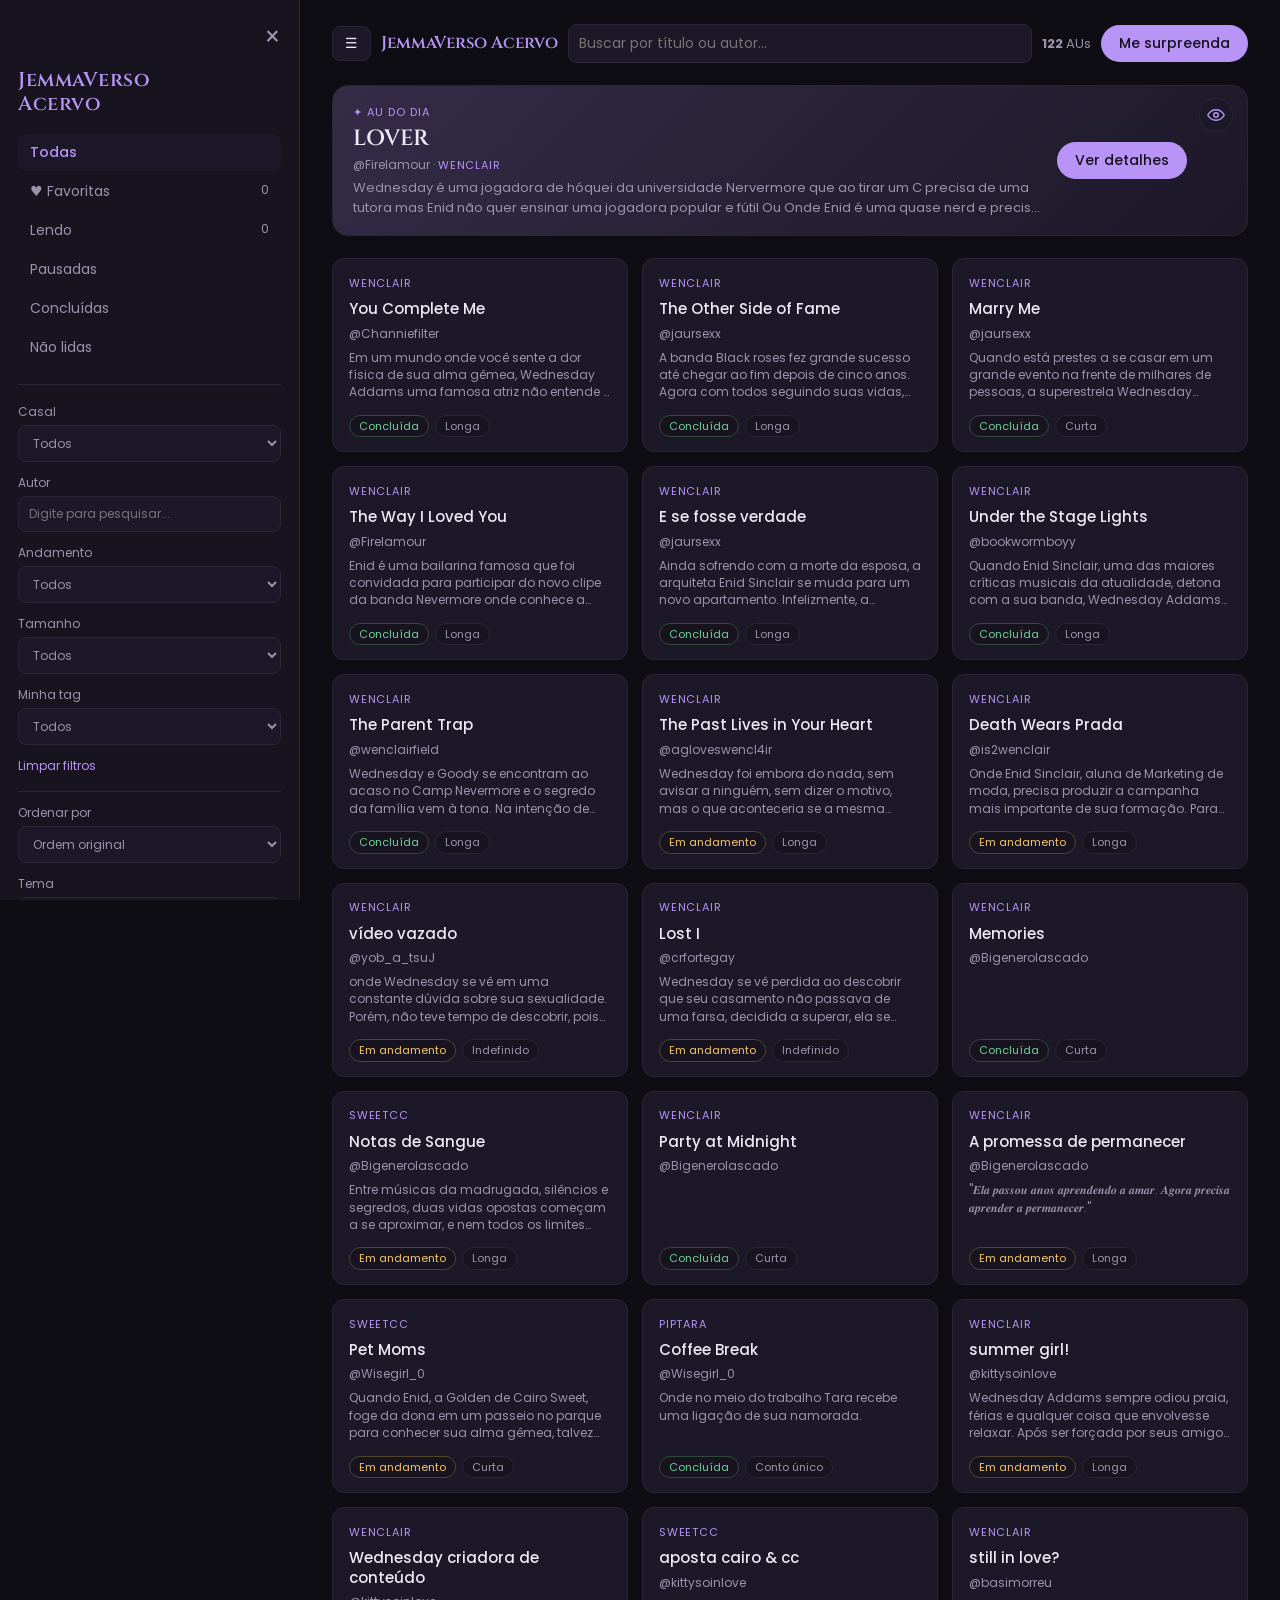
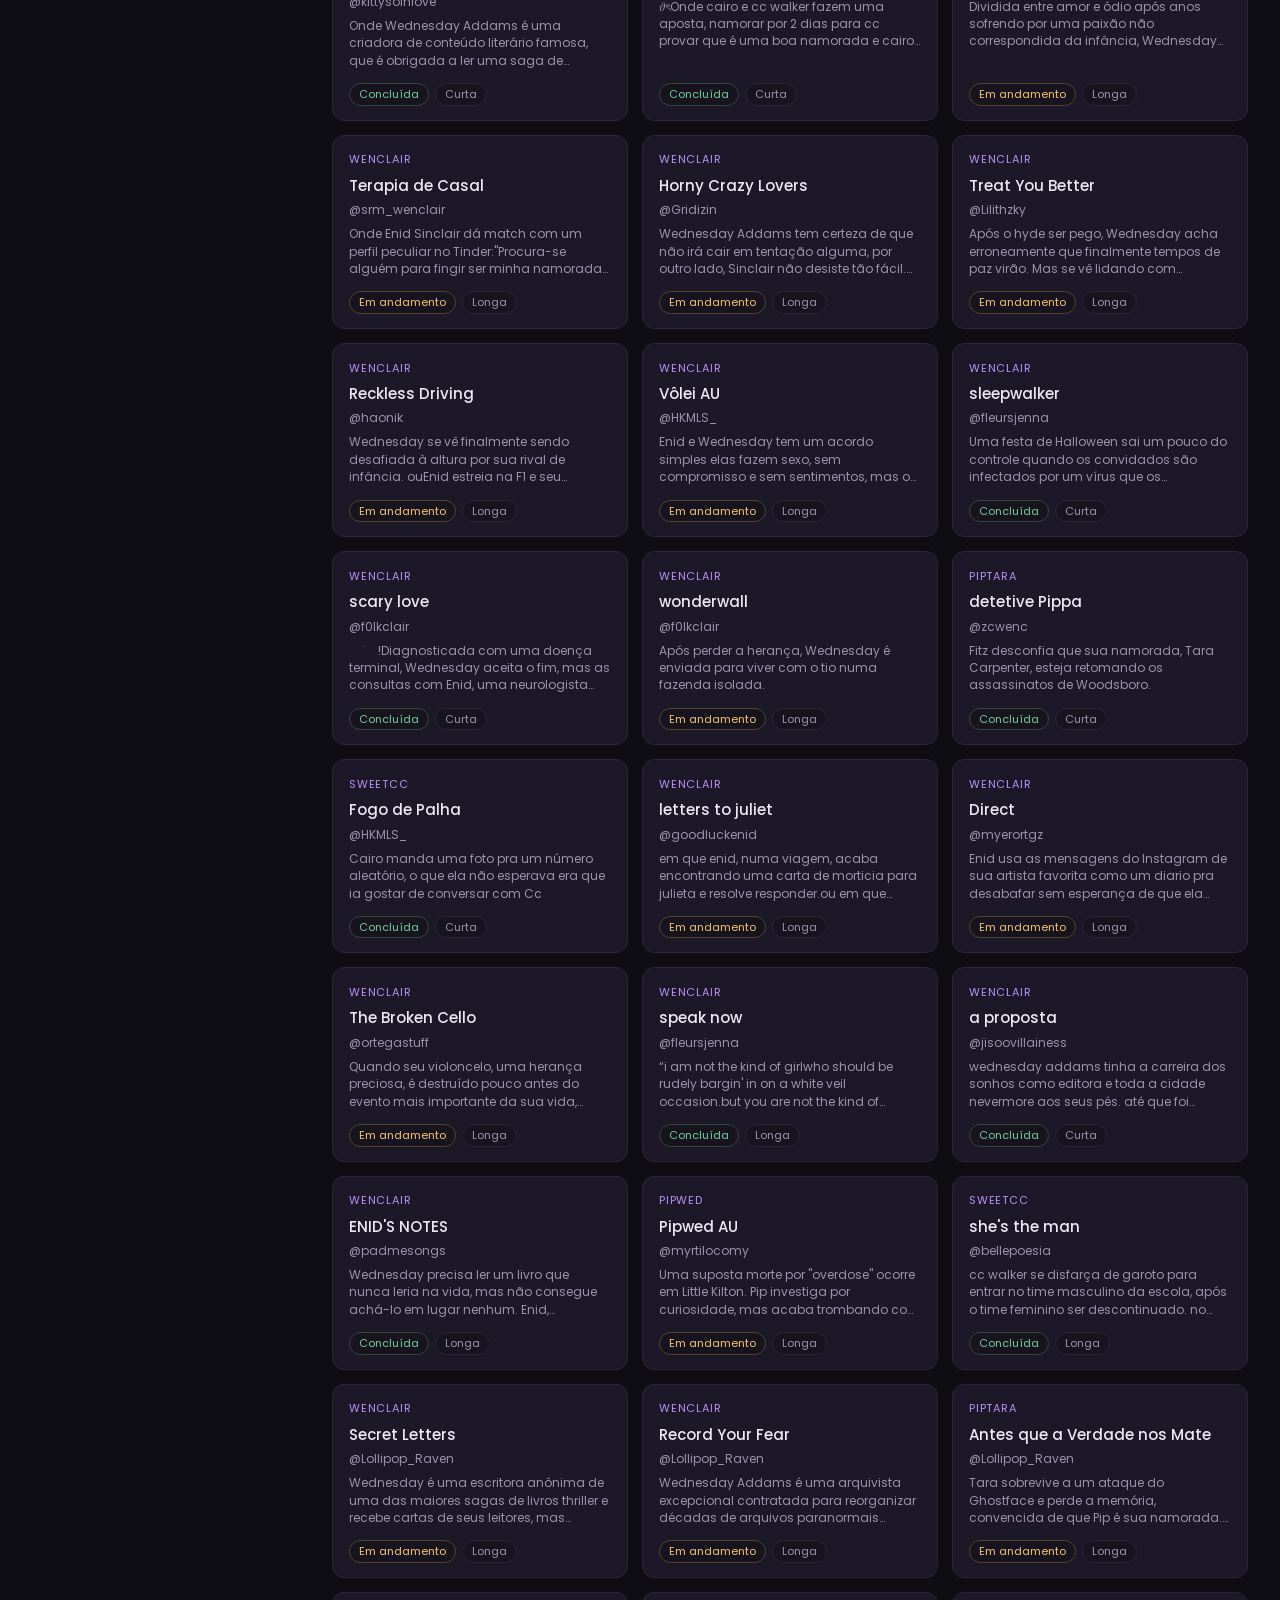
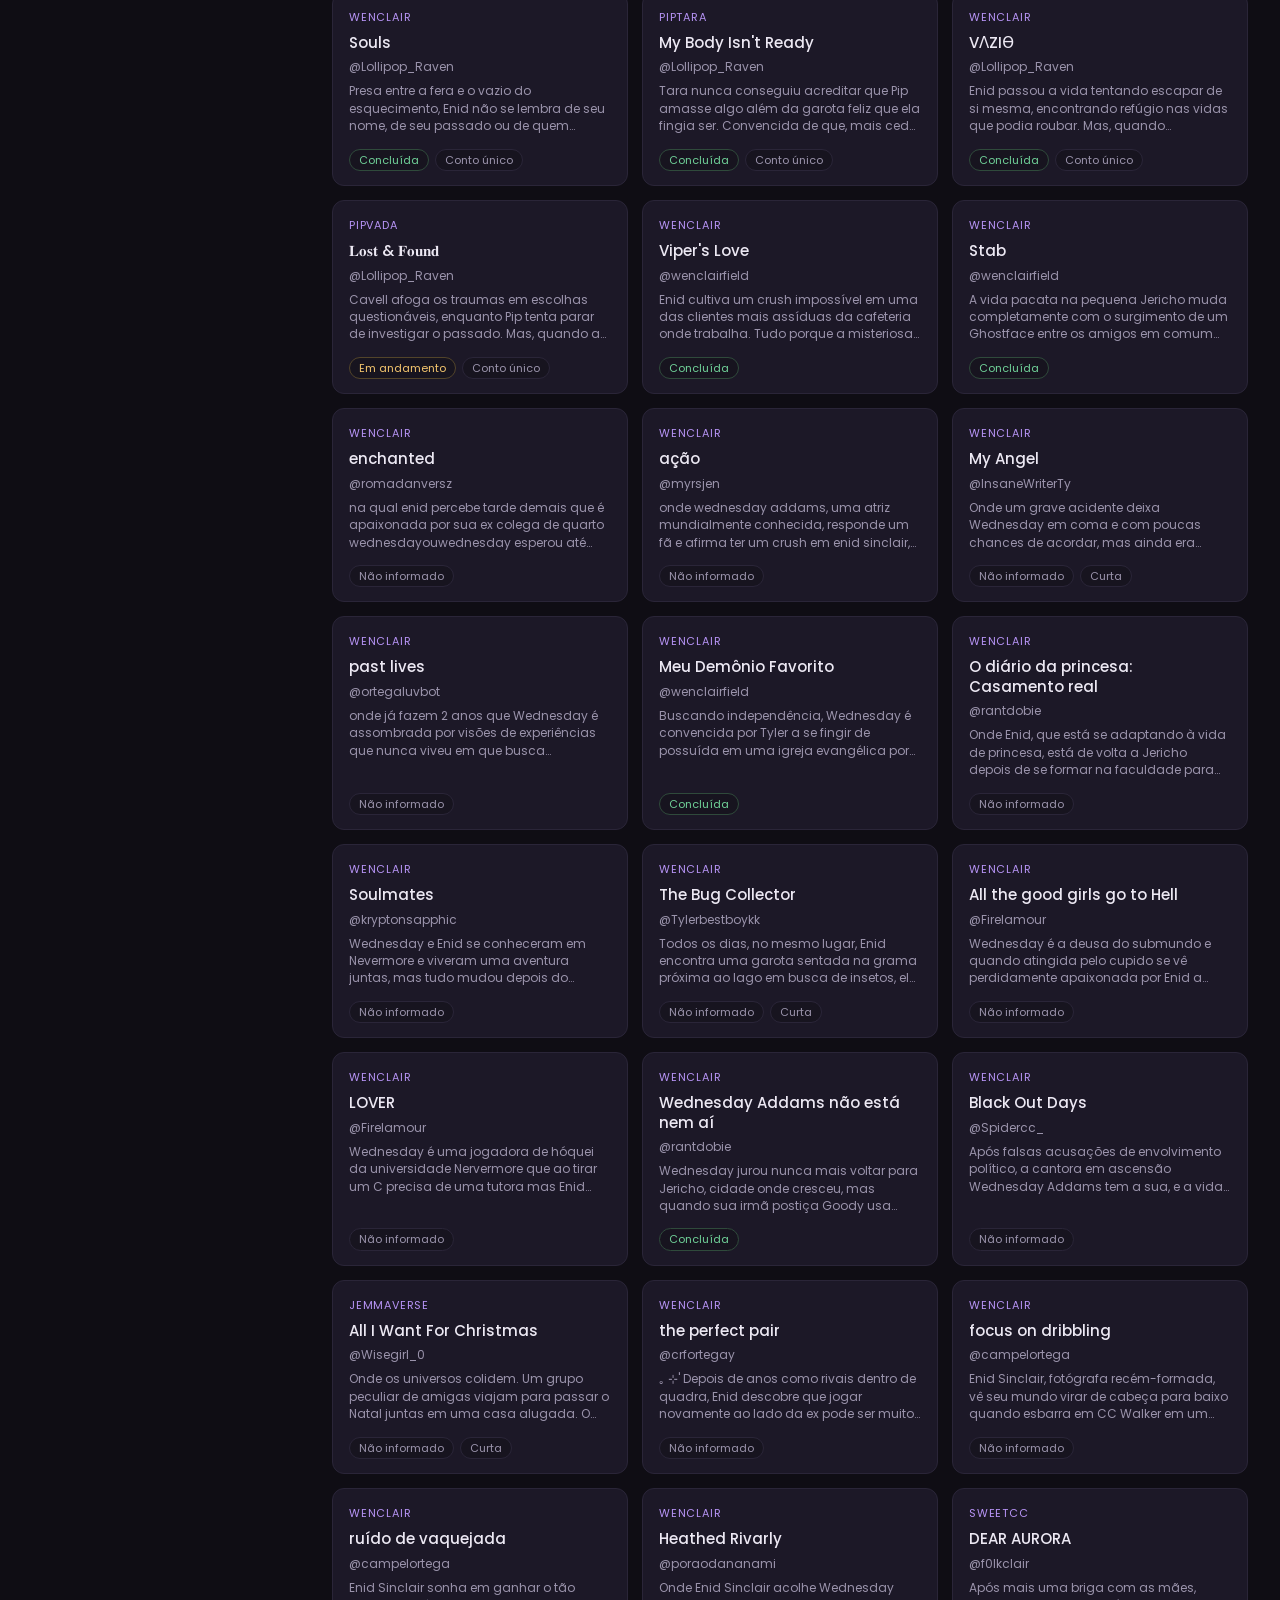
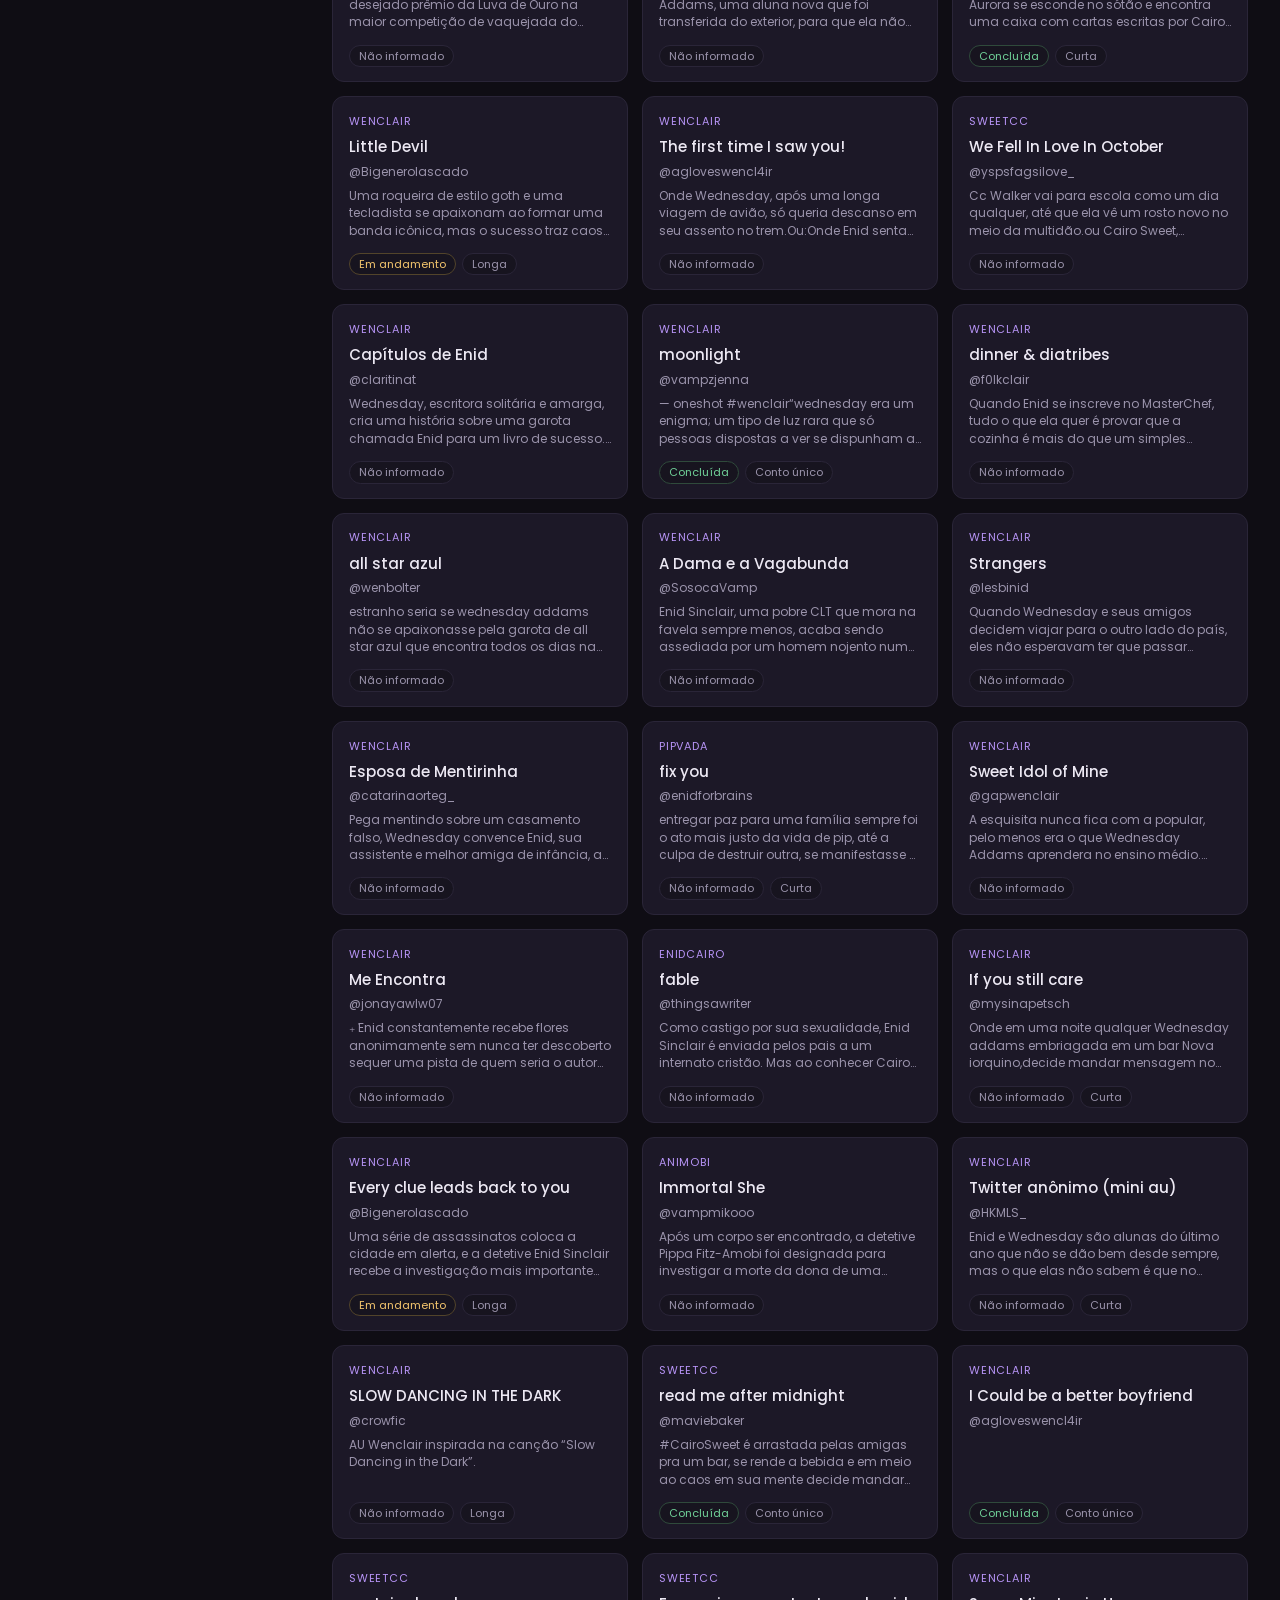
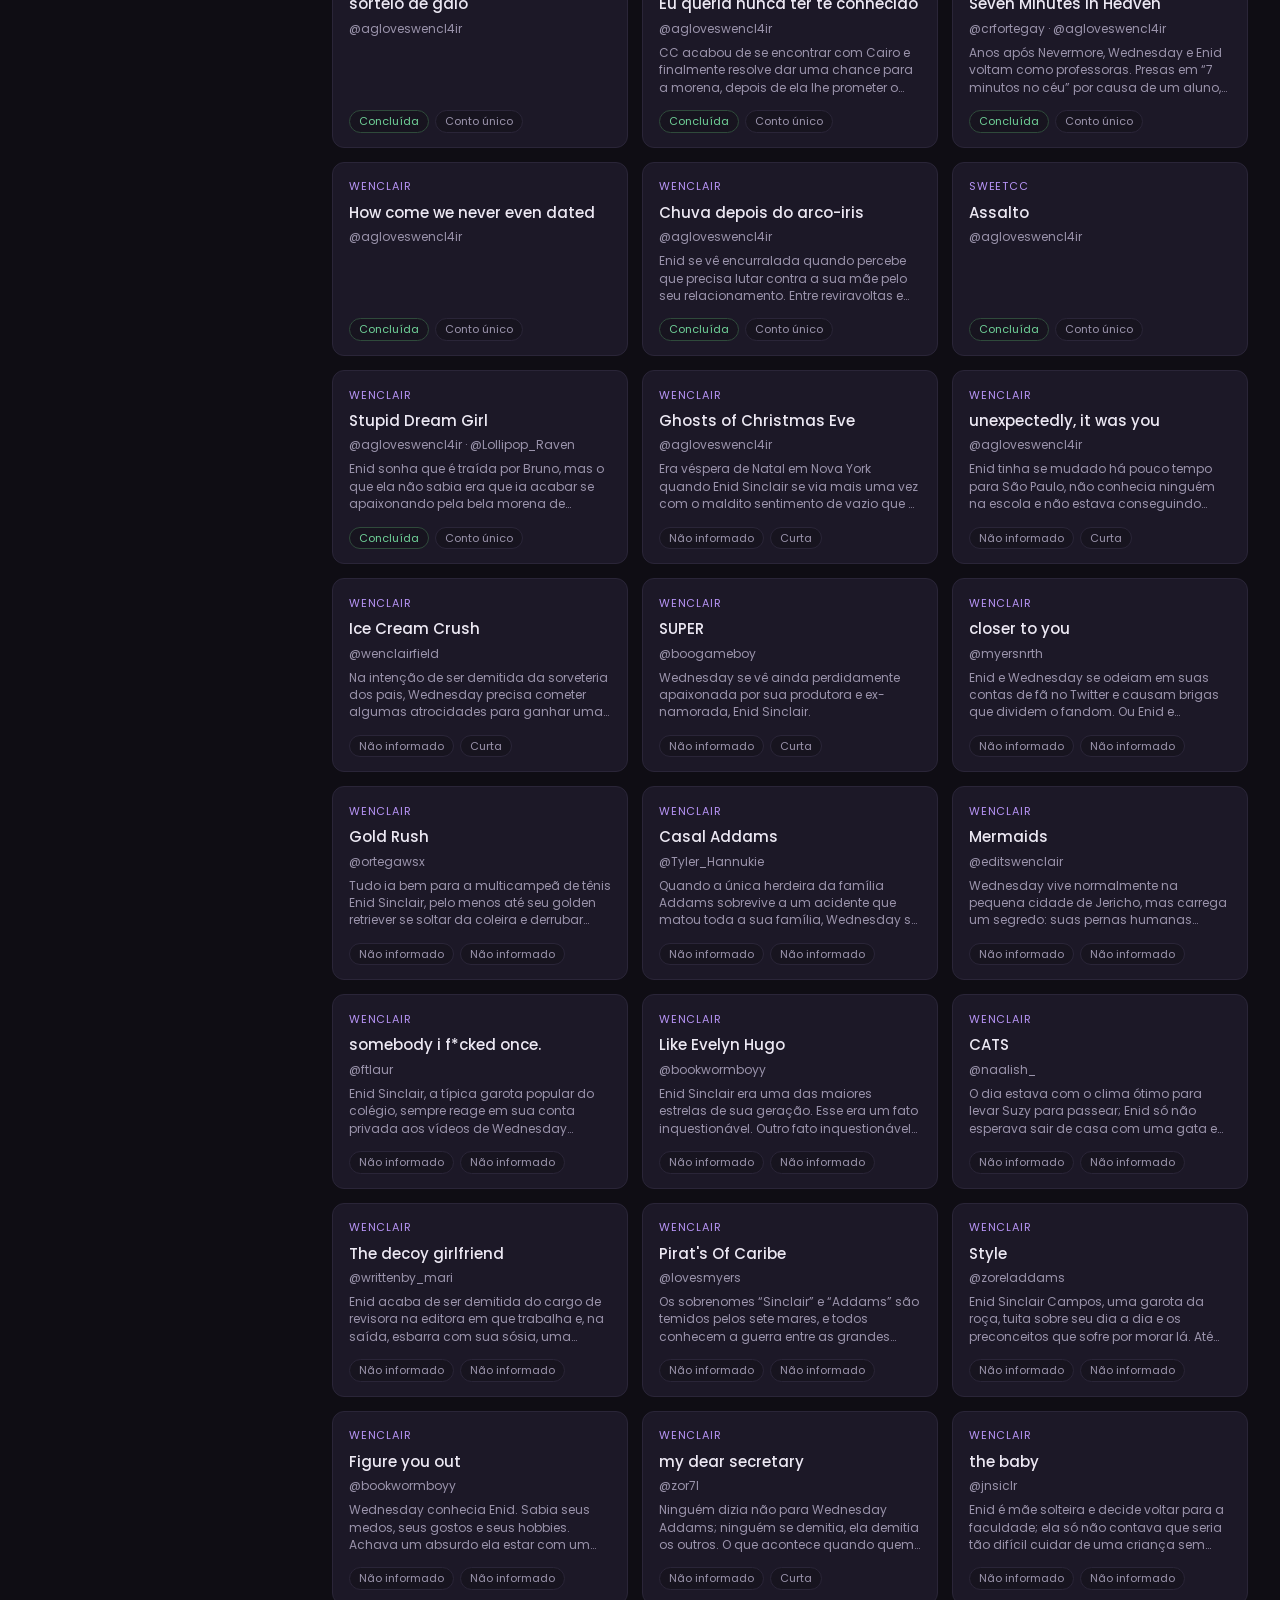
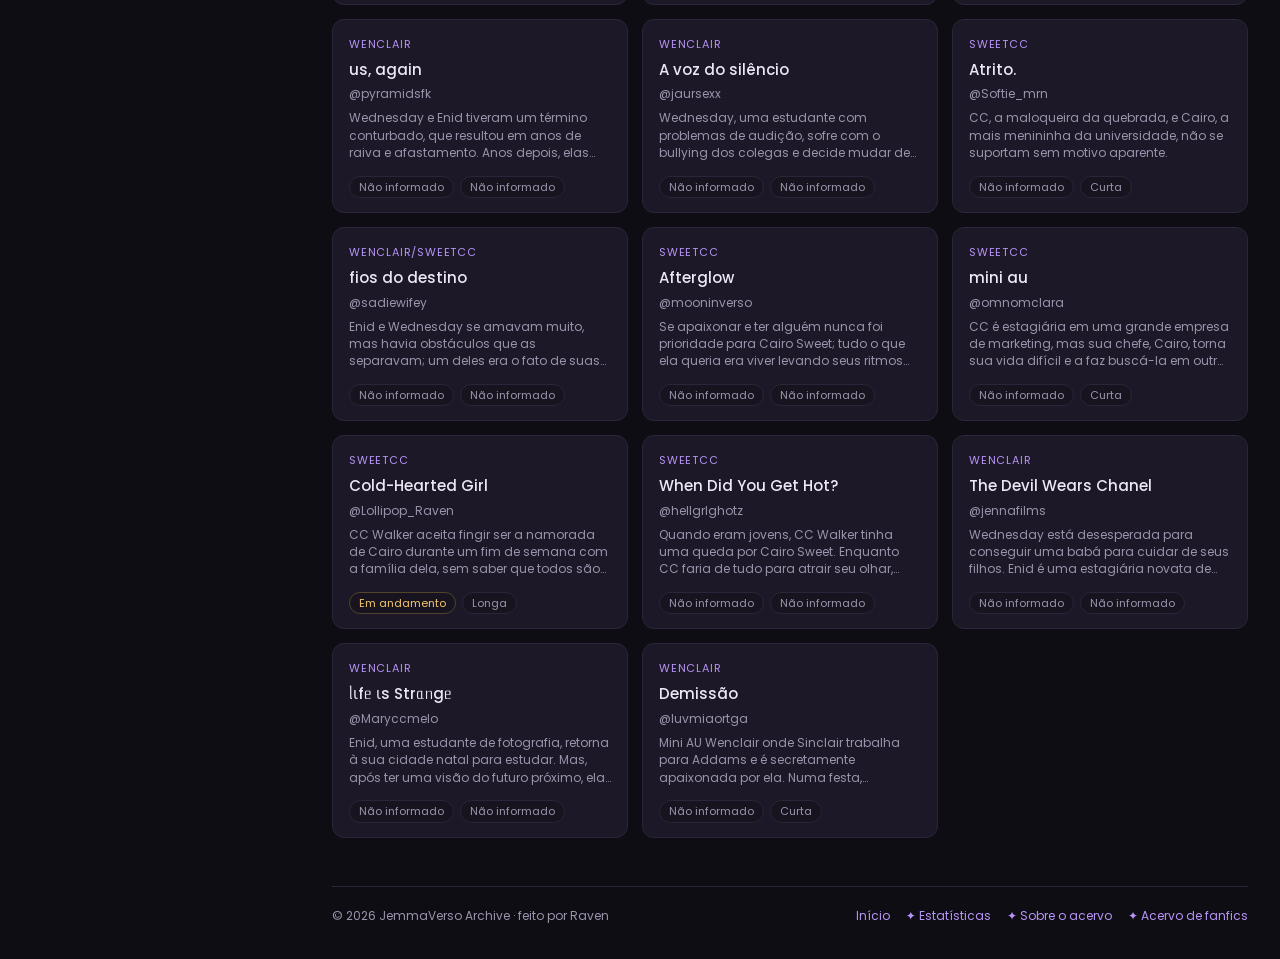
<file: index.html>
<!DOCTYPE html>
<html lang="pt-BR">
<head>
<meta charset="UTF-8">
<meta name="viewport" content="width=device-width, initial-scale=1.0">
<meta name="theme-color" content="#0f0d14">
<title data-i18n="page.homeTitle">JemmaVerso Acervo</title>
<link rel="icon" type="image/png" href="icon.png">
<link rel="manifest" href="manifest.webmanifest">
<link rel="stylesheet" href="style.css">
<link rel="stylesheet" href="extras.css">
<script src="theme.js"></script>
<link href="https://fonts.googleapis.com/css2?family=Cinzel:wght@600&family=Poppins:wght@300;400;500;600&display=swap" rel="stylesheet">
<script async src="https://platform.twitter.com/widgets.js"></script>
</head>
<body class="sidebar-open">
<button id="sidebarBackdrop" class="sidebar-backdrop" type="button" aria-label="Fechar menu" data-i18n-aria-label="common.closeMenu"></button>
<aside class="sidebar open" id="sidebar" aria-label="Menu principal" aria-hidden="false">
  <button id="closeSidebar" class="sidebar-close" type="button" aria-label="Fechar menu" data-i18n-aria-label="common.closeMenu">×</button>
  <a class="brand" href="index.html" aria-label="JemmaVerso Acervo - início">JemmaVerso<br>Acervo</a>

  <nav class="nav">
    <button data-view="" class="active"><span data-i18n="nav.all">Todas</span></button>
    <button data-view="favorites"><span data-i18n="nav.favorites">♥ Favoritas</span><b id="favoriteCount">0</b></button>
    <button data-view="lendo"><span data-i18n="nav.reading">Lendo</span><b id="readingCount">0</b></button>
    <button data-view="pausada"><span data-i18n="nav.paused">Pausadas</span></button>
    <button data-view="lido"><span data-i18n="nav.completed">Concluídas</span></button>
    <button data-view="naolido"><span data-i18n="nav.unread">Não lidas</span></button>
  </nav>

  <div class="side-filters">
    <label><span data-i18n="filter.ship">Ship</span><select id="fandom"><option value="" data-i18n="filter.all">Todos</option></select></label>
    <label><span data-i18n="filter.author">Autor</span><input id="authorFilter" type="text" list="authorOptions" autocomplete="off" placeholder="Digite para pesquisar..." data-i18n-placeholder="filter.authorPlaceholder"><datalist id="authorOptions"></datalist></label>
    <label><span data-i18n="filter.publication">Andamento</span>
      <select id="pubStatus">
        <option value="" data-i18n="filter.all">Todos</option>
        <option value="Em andamento" data-i18n="status.ongoing">Em andamento</option>
        <option value="Concluída" data-i18n="status.completed">Concluída</option>
        <option value="Em hiato" data-i18n="status.hiatus">Em hiato</option>
        <option value="Abandonada" data-i18n="status.dropped">Abandonada</option>
        <option value="Não informado" data-i18n="status.unknown">Não informado</option>
      </select>
    </label>
    <label><span data-i18n="filter.size">Tamanho</span>
      <select id="sizeFilter">
        <option value="" data-i18n="filter.all">Todos</option>
        <option>Long</option><option>Short</option><option>One-shot</option>
      </select>
    </label>
    <label data-trope-filter hidden><span data-i18n="filter.trope">Trope</span>
      <select id="tropeFilter"><option value="" data-i18n="filter.all">Todos</option></select>
    </label>
    <label><span data-i18n="filter.tag">Minha tag</span>
      <select id="tagFilter"><option value="" data-i18n="filter.all">Todos</option>
        <option value="reler" data-i18n="tag.reler">Reler</option><option value="madrugada" data-i18n="tag.madrugada">Ler de madrugada</option>
        <option value="comfort" data-i18n="tag.comfort">Comfort</option><option value="chorar" data-i18n="tag.chorar">Para chorar</option></select>
    </label>
    <button id="clearFilters" class="link-btn" data-i18n="filter.clear">Limpar filtros</button>
    <label class="sort-control"><span data-i18n="sort.label">Ordenar por</span>
      <select id="sortOrder">
        <option value="" data-i18n="sort.default">Ordem original</option>
        <option value="title" data-i18n="sort.title">Título (A–Z)</option>
        <option value="completion" data-i18n="sort.completion">Conclusão</option>
        <option value="author" data-i18n="sort.author">Autor (A–Z)</option>
      </select>
    </label>
    <label><span data-i18n="theme.label">Tema</span>
      <select id="themeSelector"><option value="padrao" data-i18n="theme.name.default">Padrão</option><option value="padrao-escuro" data-i18n="theme.name.dark">Padrão escuro</option><option value="padrao-claro" data-i18n="theme.name.light">Padrão claro</option><option value="wenclair">Wenclair</option><option value="piptara">PipTara</option><option value="pipvada">PipVada</option><option value="sweetcc">SweetCC</option><option value="addams">Addams Family</option><option value="klara">Klara</option></select>
    </label>
  </div>

  <p class="side-stats"><span id="totalAuthors">0</span> <span data-i18n="archive.authors">autores no acervo</span></p>
  <div class="sidebar-links">
    <button id="installAppButton" class="archive-link install-app-button" type="button" data-i18n="install.button">Instalar aplicativo</button>
    <a class="about-link" href="sobre.html" data-i18n="archive.about">✦ Sobre o acervo</a>
    <a class="archive-link" href="stats.html" data-i18n="archive.stats">✦ Estatísticas</a>
    <a class="archive-link" href="fanfics.html" data-i18n="archive.fanfics">✦ Acervo de fanfics</a>
  </div>
  <label class="language-control"><span data-i18n="language.label">Idioma</span>
    <select id="languageSelector" aria-label="Idioma" data-i18n-aria-label="language.label">
      <option value="pt">Português</option><option value="en">English</option><option value="es">Español</option><option value="fr">Français</option><option value="it">Italiano</option>
    </select>
  </label>
</aside>

<main class="content">
  <header class="topbar">
    <button id="menuBtn" class="menu-btn" type="button" aria-label="Fechar menu" data-i18n-aria-label="common.closeMenu" aria-expanded="true">☰</button>
    <a class="home-link" href="index.html" data-i18n="page.homeTitle">JemmaVerso Archive</a>
    <input id="search" type="search" placeholder="Buscar por título ou autor..." data-i18n-placeholder="search.placeholder">
    <span class="count"><b id="totalAus">0</b> <span data-i18n="archive.aus">AUs</span></span>
    <button id="surpriseBtn" class="btn surprise-btn" type="button" data-i18n="surprise.btn">✦ Me surpreenda</button>
  </header>

  <section id="aod" class="aod" aria-live="polite"></section>

  <section id="cards" class="cards"></section>
  <p id="empty" class="empty" hidden data-i18n="empty.results">Nenhuma AU encontrada com esses filtros.</p>
</main>

<div id="modal" class="modal">
  <button id="prevAu" class="modal-nav prev" type="button" aria-label="AU anterior">‹</button>
  <button id="nextAu" class="modal-nav next" type="button" aria-label="Próxima AU">›</button>
  <div class="modal-box">
    <button id="closeModal" class="close" aria-label="Fechar" data-i18n-aria-label="common.closeMenu">✕</button>

    <div class="m-head">
      <h2 id="modalTitle"></h2>
      <a id="modalAuthor" target="_blank" rel="noopener"></a>
    </div>

    <dl class="m-info">
      <div><dt data-i18n="filter.ship">Ship</dt><dd id="mShip"></dd></div>
      <div><dt data-i18n="filter.publication">Andamento</dt><dd id="mStatus"></dd></div>
      <div><dt data-i18n="filter.size">Tamanho</dt><dd id="mSize"></dd></div>
    </dl>

    <h4 data-i18n="modal.synopsis">Sinopse</h4>
    <p id="modalDescription" class="m-desc"></p>
    <div id="modalTweet"></div>

    <h4 data-i18n="modal.reading">Minha leitura</h4>
    <div class="reading-status" id="readingButtons">
      <button class="status-btn" data-status="naolido" data-i18n="nav.unread">Não lida</button>
      <button class="status-btn" data-status="lendo" data-i18n="nav.reading">Lendo</button>
      <button class="status-btn" data-status="pausada" data-i18n="nav.paused">Pausada</button>
      <button class="status-btn" data-status="lido" data-i18n="nav.completed">Concluída</button>
    </div>

    <h4 data-i18n="tags.title">Minhas tags</h4>
    <div class="reading-status" id="modalTags"></div>

    <div class="m-row">
      <div class="rating" id="rating">
        <span data-rate="1">★</span><span data-rate="2">★</span><span data-rate="3">★</span><span data-rate="4">★</span><span data-rate="5">★</span>
      </div>
      <button id="modalFav" class="fav-big" data-i18n="modal.favorite">♡ Favoritar</button>
      <a id="modalSiteLink" class="read-btn site-read-btn" target="_blank" rel="noopener noreferrer" data-i18n="modal.readSite">Ler no site ↗</a>
      <a id="modalLink" class="read-btn" target="_blank" rel="noopener" data-i18n="modal.read">Ler no X ↗</a>
    </div>
  </div>
</div>

<div id="surprise" class="modal">
  <div class="modal-box">
    <button id="closeSurprise" class="close" type="button" aria-label="Fechar">✕</button>
    <h2 class="m-head" data-i18n="surprise.title">Me surpreenda</h2>
    <label class="opt"><input type="radio" name="smode" value="random" checked><span data-i18n="surprise.random">Aleatória (qualquer AU do acervo)</span></label>
    <label class="opt"><input type="radio" name="smode" value="filtered"><span data-i18n="surprise.filtered">Usar os filtros que estão ativos</span></label>
    <button id="surpriseDraw" class="btn" type="button" data-i18n="surprise.draw">Sortear</button>
    <div id="surpriseResult"></div>
  </div>
</div>

<script src="data.js"></script>
<script src="translations-extra.js"></script>
<script src="titulo-traducoes.js"></script>
<script src="i18n.js"></script>
<script src="storage.js"></script>
<script src="common.js"></script>
<script src="cards.js"></script>
<script src="filters.js"></script>
<script src="app.js"></script>
<script src="extras.js"></script>
<script src="app-install.js"></script>
</body>
</html>
</file>
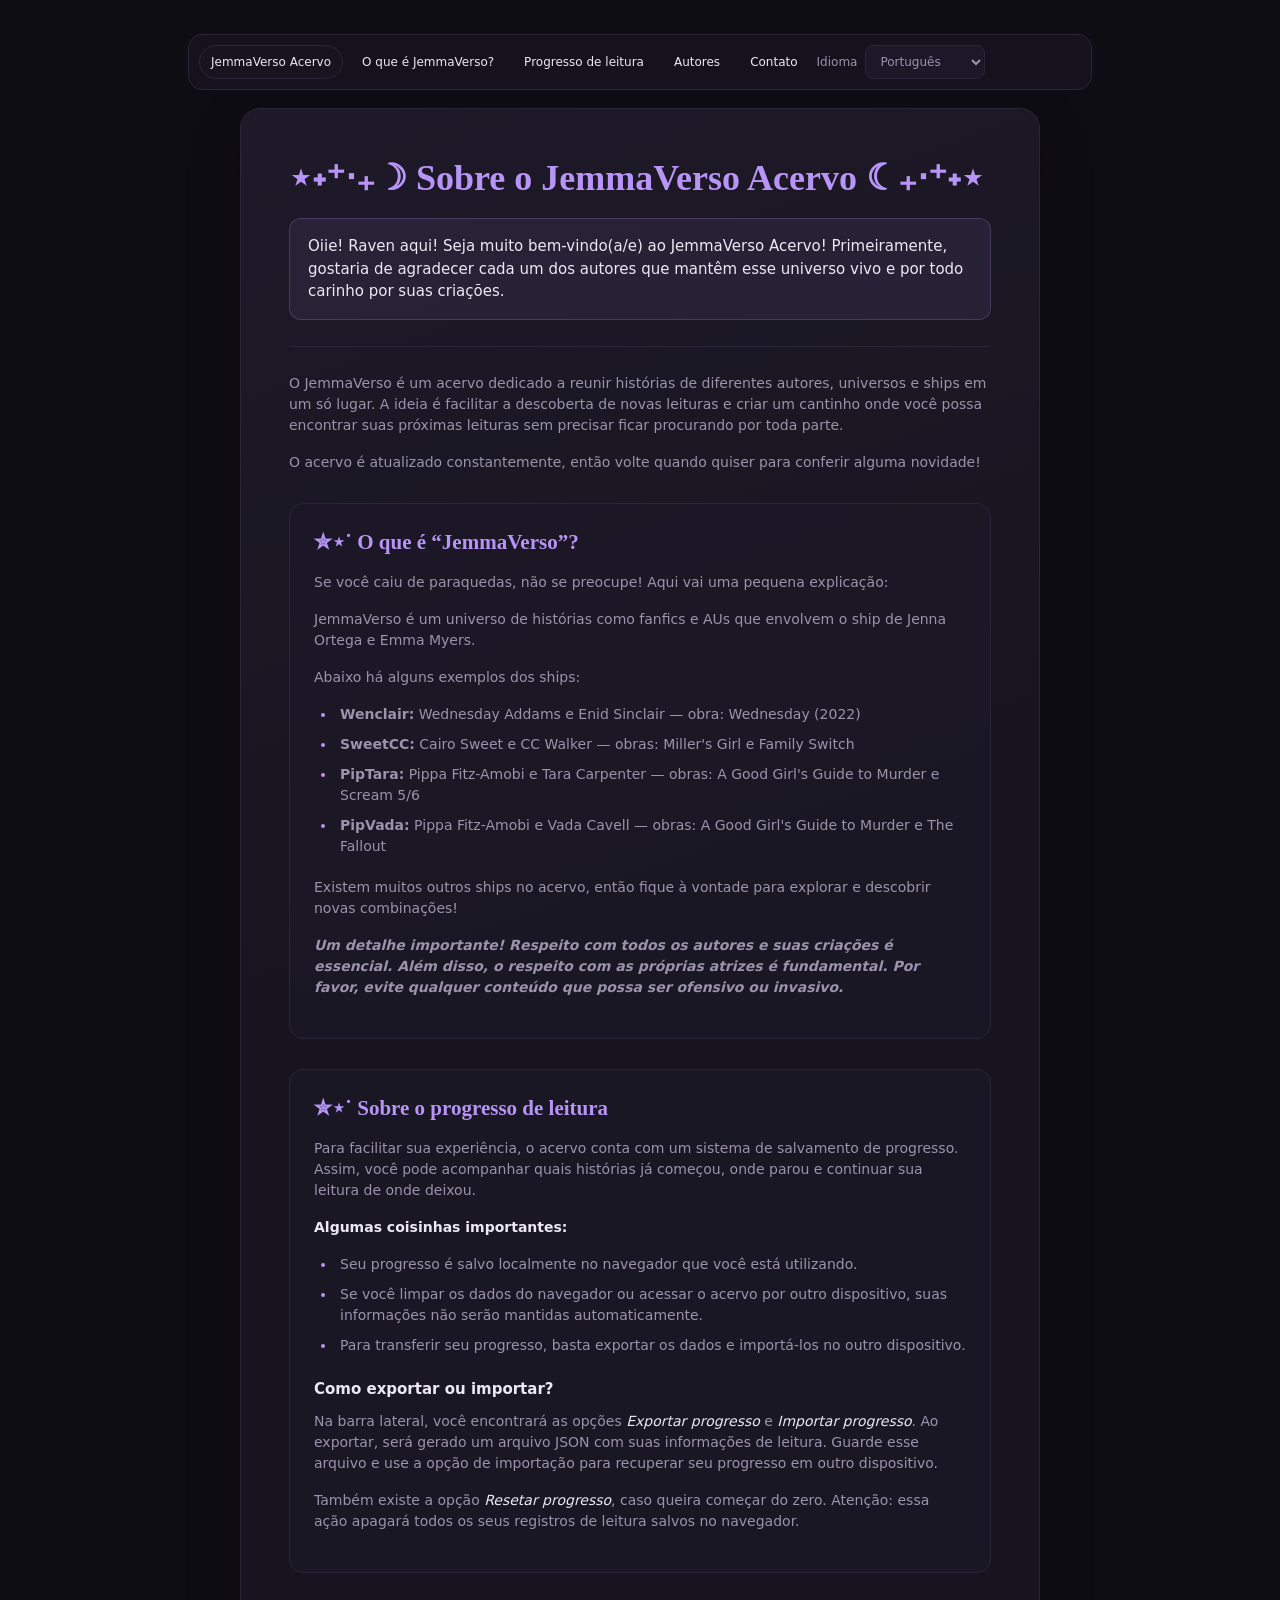
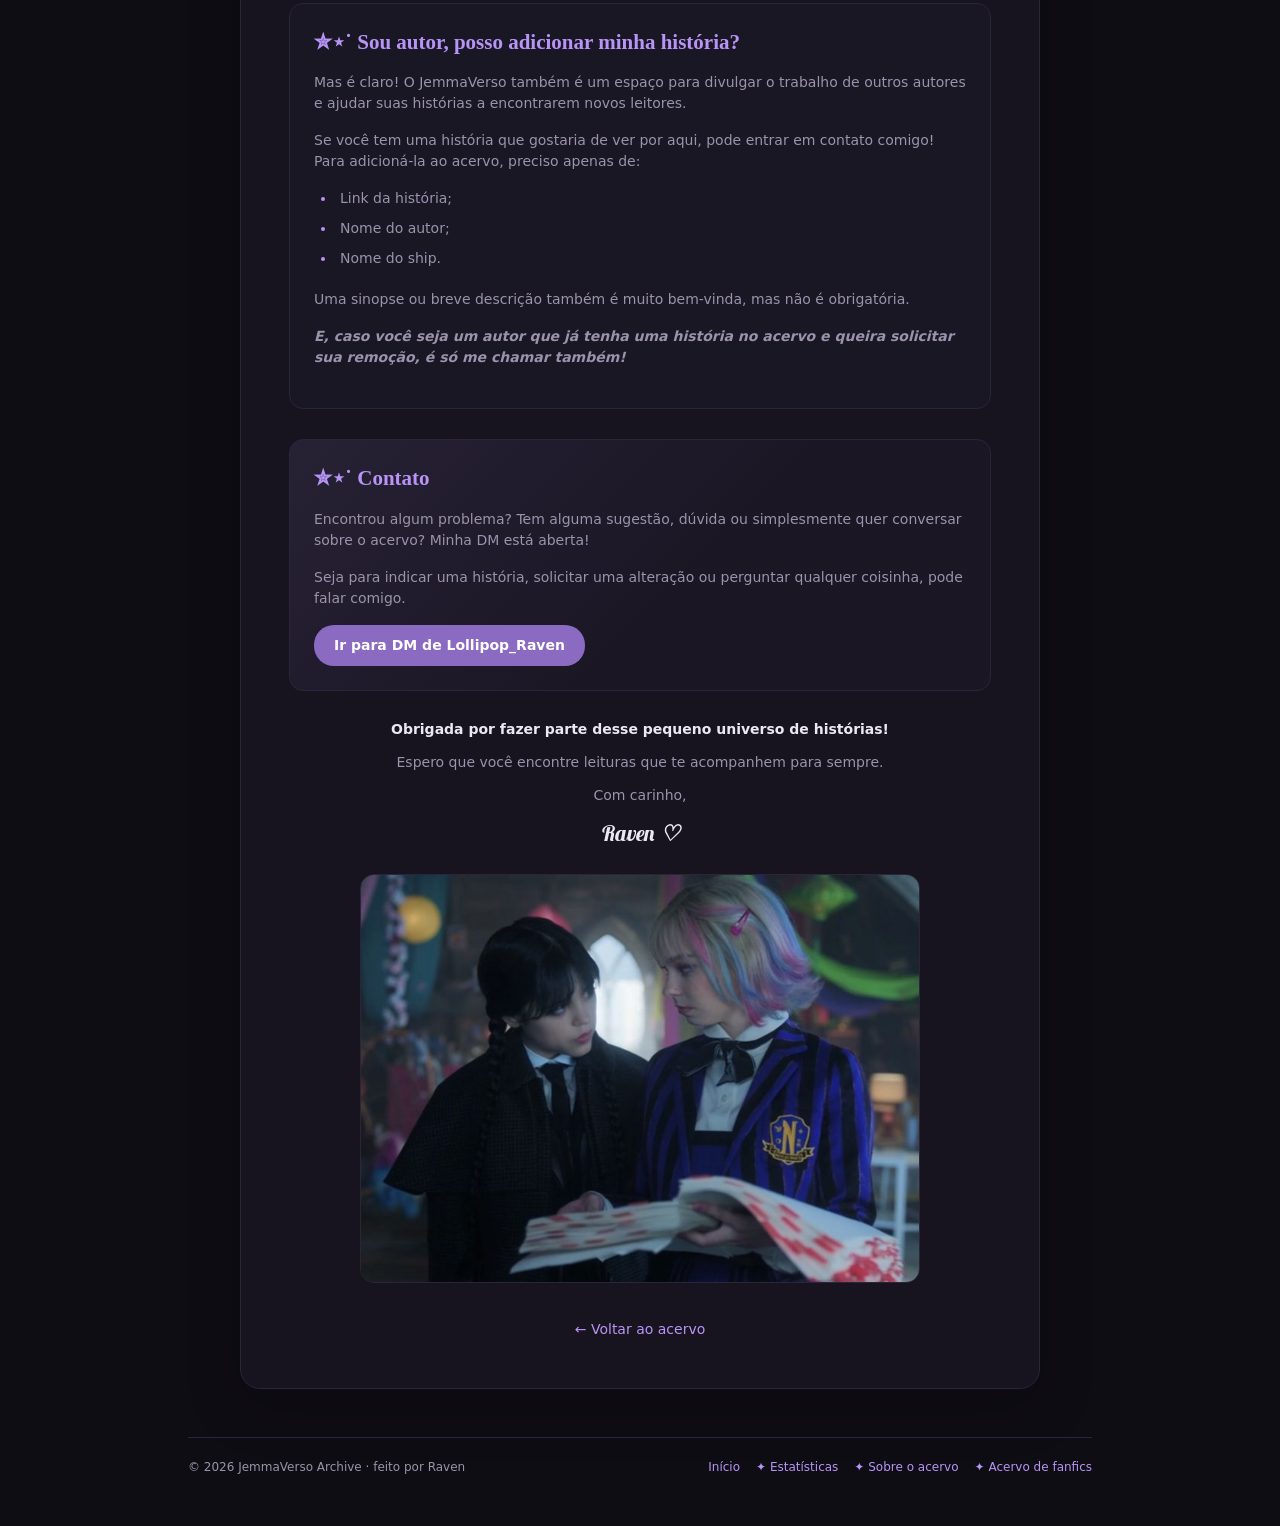
<file: sobre.html>
<!DOCTYPE html>
<html lang="pt-BR">
<head>
<meta charset="UTF-8">
<meta name="viewport" content="width=device-width, initial-scale=1.0">
<meta name="theme-color" content="#0f0d14">
<title data-i18n="page.aboutTitle">Sobre | JemmaVerso Archive</title>
<link rel="icon" type="image/png" href="icon.png">
<link rel="manifest" href="manifest.webmanifest">
<link rel="stylesheet" href="style.css">
<link rel="stylesheet" href="extras.css">
<script src="theme.js"></script>
<link rel="preconnect" href="https://fonts.googleapis.com">
<link rel="preconnect" href="https://fonts.gstatic.com" crossorigin>
<link href="https://fonts.googleapis.com/css2?family=Gruppo&family=Lobster+Two:ital,wght@0,400;0,700;1,400;1,700&display=swap" rel="stylesheet">
</head>
<body class="about-page">
<main class="content">
  <header class="page-topbar">
  </header>
  
  <nav class="about-toc" aria-label="Tópicos da página" data-i18n-aria-label="about.topics">
    <a class="home-link" href="index.html" data-i18n="page.homeTitle">JemmaVerso Archive</a>
    <a href="#conceito" data-i18n="about.topicConcept">O que é JemmaVerso?</a>
    <a href="#progresso" data-i18n="about.topicProgress">Progresso de leitura</a>
    <a href="#autores" data-i18n="about.topicAuthors">Autores</a>
    <a href="#contato" data-i18n="about.topicContact">Contato</a>
    <label class="language-control"><span data-i18n="language.label">Idioma</span>
      <select id="languageSelector" aria-label="Idioma" data-i18n-aria-label="language.label">
        <option value="pt">Português</option><option value="en">English</option><option value="es">Español</option><option value="fr">Français</option><option value="it">Italiano</option>
      </select>
    </label>
  </nav>
  <article class="about-content">
    <header class="about-header">
      <a class="about-title-link" href="index.html" aria-label="Voltar ao início" data-i18n-aria-label="common.backHome"><h1 data-i18n="about.pageTitle">⋆˖⁺‧₊☽ Sobre o JemmaVerso Archive ☾₊‧⁺˖⋆</h1></a>
      <p class="about-greeting" data-i18n="about.greeting">Oiie! Raven aqui! Seja muito bem-vindo(a/e) ao JemmaVerso Archive! Primeiramente, gostaria de agradecer cada um dos autores que mantem esse universo vivo e por todo carinho por suas criações.</p>
    </header>

    <p data-i18n="about.intro1">O JemmaVerso é um acervo dedicado a reunir histórias de diferentes autores, universos e ships em um só lugar. A ideia é facilitar a descoberta de novas leituras e criar um cantinho onde você possa encontrar suas próximas leituras sem precisar ficar procurando por toda parte.</p>

    <p data-i18n="about.intro2">O acervo é atualizado constantemente, então volte quando quiser para conferir alguma novidade!</p>

    <section class="about-section" id="conceito">
      <h2 data-i18n="about.conceptTitle">✮⋆˙ O que é "JemmaVerso"?</h2>
      <p data-i18n="about.conceptIntro">Se você caiu de paraquedas, não se preocupe! Aqui vai uma pequena explicação:</p>
      <p data-i18n="about.conceptDescription">JemmaVerso é um universo de histórias como Fanfics e AU's que envolvem o shipp de Jenna Ortega e Emma Myers.</p>

      <p data-i18n="about.shipExamples">Abaixo há alguns exemplos dos shipps:</p>
      <ul>
        <li data-i18n="about.shipWenclair"><b>Wenclair:</b> Wednesday Addams e Enid Sinclair - Obra: Wednesday (2022)</li>
        <li data-i18n="about.shipSweetcc"><b>Sweetcc:</b> Cairo Sweet e CC Walker - Obra: Miller's Girl e Family Switch</li>
        <li data-i18n="about.shipPiptara"><b>PipTara:</b> Pippa Fitz-Amobi e Tara Carpenter - Obra: A Good Girl's Guide to Murder e Scream 5/6</li>
        <li data-i18n="about.shipPipvada"><b>PipVada:</b> Pippa Fitz-Amobi e Vada Cavell - Obra: A Good Girl's Guide to Murder e The Fallout</li>
      </ul>
      <p data-i18n="about.moreShips">Existem muitos outros shipps no acervo, então fique à vontade para explorar e descobrir novas combinações!</p>

      <p data-i18n="about.respect"><i><b>Um detalhe importante! Respeito com todos os autores e suas criações são essênciais. Além disso, o respeito com as próprias atrizes é fundamental. Por favor, evite qualquer conteúdo que possa ser ofensivo ou invasivo.</b></i></p>
    </section>

    <section class="about-section" id="progresso">
      <h2 data-i18n="about.progressTitle">✮⋆˙ Sobre o progresso de leitura</h2>
      <p data-i18n="about.progressIntro">Para facilitar sua experiência, o acervo conta com um sistema de salvamento de progresso. Assim, você pode acompanhar quais histórias já começou, onde parou e continuar sua leitura de onde deixou.</p>

      <p data-i18n="about.progressImportant"><strong>Algumas coisinhas importantes:</strong></p>
      <ul>
        <li data-i18n="about.progressLocal">Seu progresso é salvo localmente no navegador que você está utilizando.</li>
        <li data-i18n="about.progressDevice">Se você limpar os dados do navegador ou acessar o acervo por outro dispositivo, suas informações não serão mantidas automaticamente.</li>
        <li data-i18n="about.progressTransfer">Para transferir seu progresso, basta exportar os dados e importá-los no outro dispositivo.</li>
      </ul>

      <h3 data-i18n="about.exportTitle">Como exportar ou importar?</h3>
      <p data-i18n="about.exportDescription">Na barra lateral, você encontrará as opções Exportar progresso e Importar progresso. Ao exportar, será gerado um arquivo JSON contendo suas informações de leitura. Guarde esse arquivo e utilize a opção de importação quando quiser recuperar seu progresso em outro dispositivo.</p>

      <p data-i18n="about.resetDescription">Também existe a opção Resetar progresso, caso queira começar do zero. Atenção: essa ação apagará todos os seus registros de leitura salvos no navegador.</p>
    </section>

    <section class="about-section" id="autores">
      <h2 data-i18n="about.authorsTitle">✮⋆˙ Sou autor, posso adicionar minha história?</h2>
      <p data-i18n="about.authorsIntro">Mas é claro! O JemmaVerso também é um espaço para divulgar o trabalho de outros autores e ajudar suas histórias a encontrarem novos leitores.</p>

      <p data-i18n="about.authorsRequest">Se você tem uma história que gostaria de ver por aqui, pode entrar em contato comigo! Para adicioná-la ao acervo, preciso apenas de:</p>
      <ul>
        <li data-i18n="about.storyLink">Link da história;</li>
        <li data-i18n="about.authorName">Nome do autor;</li>
        <li data-i18n="about.shipName">Nome do ship.</li>
      </ul>
      <p data-i18n="about.optionalSynopsis">Uma sinopse ou breve descrição também é muito bem-vinda, mas não é obrigatória.</p>

      <p data-i18n="about.removal"><i><b>E, caso você seja um autor que já tenha uma história no acervo e queira solicitar sua remoção, é só me chamar também!</b></i></p>
    </section>

    <section class="about-section about-contact" id="contato">
      <h2 data-i18n="about.contactTitle">✮⋆˙ Contato</h2>
      <p data-i18n="about.contactIntro">Encontrou algum problema? Tem alguma sugestão, dúvida ou simplesmente quer conversar sobre o acervo? Minha DM está aberta!</p>
      <p data-i18n="about.contactMessage">Seja para indicar uma história, solicitar uma alteração ou perguntar qualquer coisinha, pode falar comigo.</p>
      <a href="https://twitter.com/Lollipop_Raven" target="_blank" rel="noopener noreferrer" class="contact-button" data-i18n="about.contactButton">Ir para DM de Lollipop_Raven</a>
    </section>

    <footer class="about-footer">
      <p data-i18n="about.thanks"><strong>Obrigada por fazer parte desse pequeno universo de histórias!</strong></p>
      <p data-i18n="about.goodbye">Espero que você encontre leituras que te acompanhem para sempre.</p>
      <p data-i18n="about.withLove">Com carinho,</p>
      <p class="about-signature"><strong>Raven ♡</strong></p>
      <img src="wenclair.png" alt="Ilustração de Wenclair" data-i18n-alt="about.imageAlt" class="about-image">
      <a class="back-link" href="index.html" data-i18n="common.backHome">← Voltar ao acervo</a>
    </footer>
  </article>
</main>
<script src="translations-extra.js"></script>
<script src="i18n.js"></script>
<script src="common.js"></script>
<script src="app-install.js"></script>
</body>
</html>
</file>
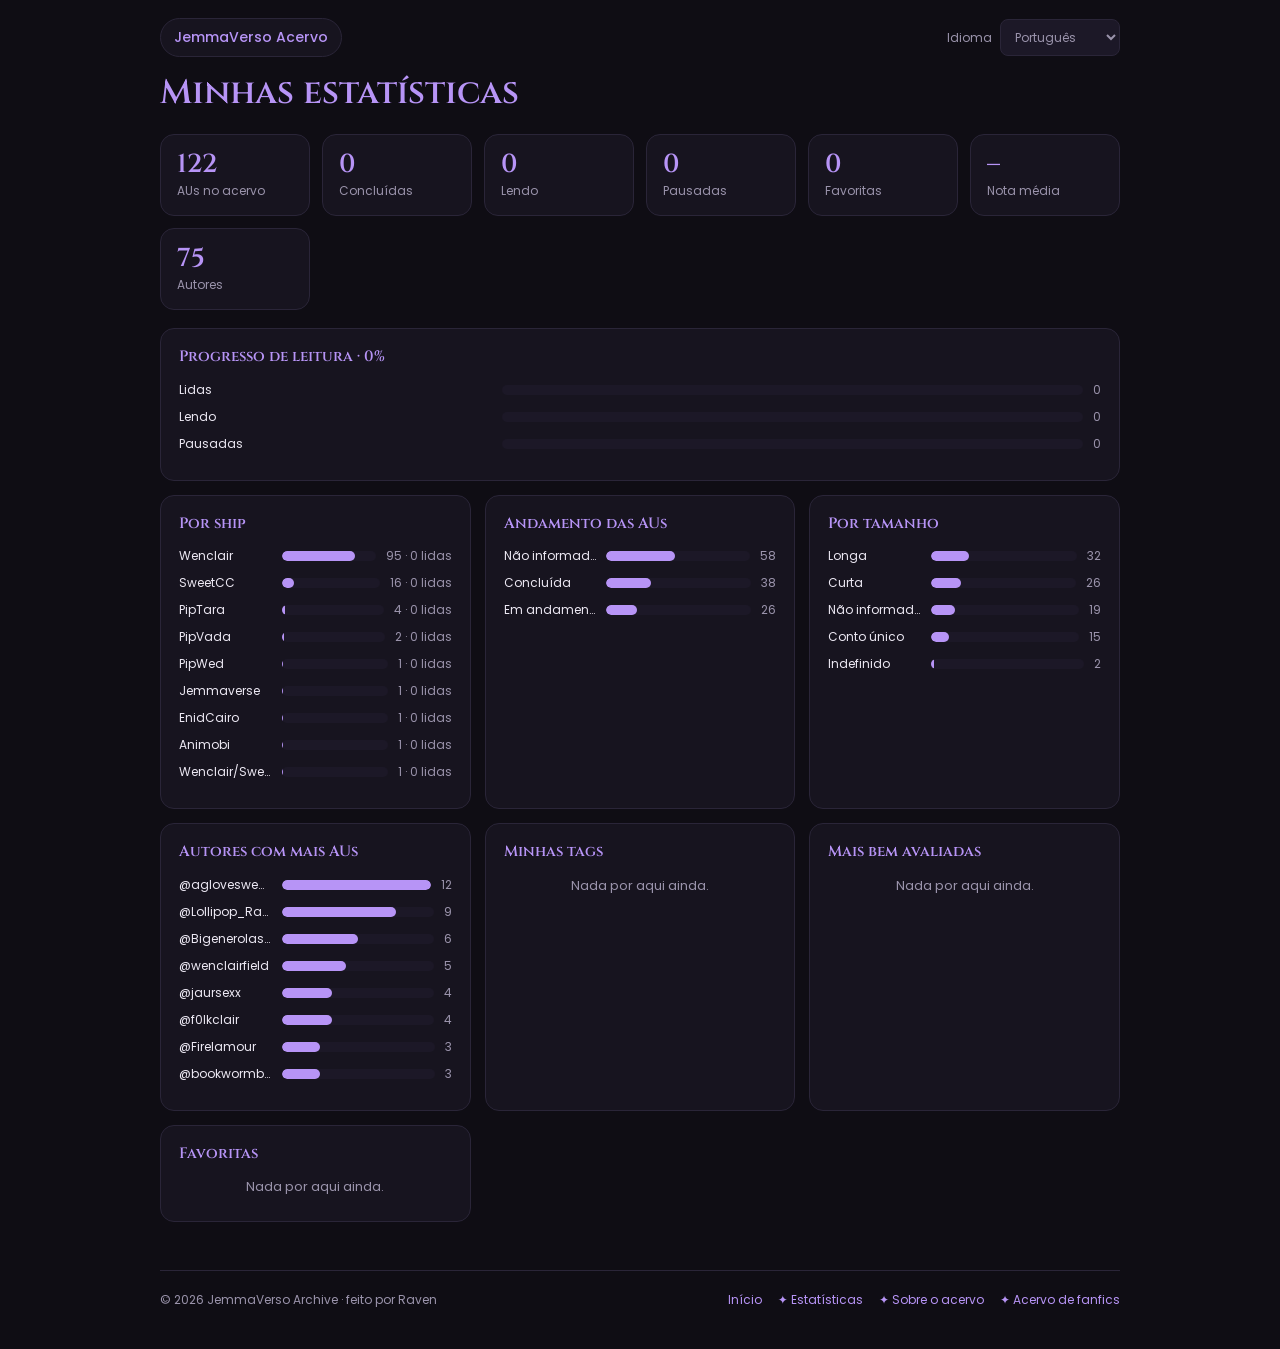
<file: stats.html>
<!DOCTYPE html>
<html lang="pt-BR">
<head>
<meta charset="UTF-8">
<meta name="viewport" content="width=device-width, initial-scale=1.0">
<meta name="theme-color" content="#0f0d14">
<title>Estatísticas | JemmaVerso Archive</title>
<link rel="icon" type="image/png" href="icon.png">
<link rel="manifest" href="manifest.webmanifest">
<link rel="stylesheet" href="style.css">
<link rel="stylesheet" href="extras.css">
<script src="theme.js"></script>
<link href="https://fonts.googleapis.com/css2?family=Cinzel:wght@600&family=Poppins:wght@300;400;500;600&display=swap" rel="stylesheet">
</head>
<body class="about-page stats-page">
<main class="content">
  <header class="page-topbar">
    <a class="home-link" href="index.html" data-i18n="page.homeTitle">JemmaVerso Archive</a>
    <label class="language-control"><span data-i18n="language.label">Idioma</span>
      <select id="languageSelector" aria-label="Idioma">
        <option value="pt">Português</option><option value="en">English</option><option value="es">Español</option><option value="fr">Français</option><option value="it">Italiano</option>
      </select>
    </label>
  </header>
  <h1 data-i18n="stats.title">Minhas estatísticas</h1>
  <div id="stats"></div>
</main>
<script src="data.js"></script>
<script src="translations-extra.js"></script>
<script src="titulo-traducoes.js"></script>
<script src="i18n.js"></script>
<script src="storage.js"></script>
<script src="common.js"></script>
<script src="stats.js"></script>
<script src="app-install.js"></script>
</body>
</html>
</file>
<file: style.css>
:root{--bg:#0f0d14;--panel:#17141f;--card:#1c1827;--line:#2a2538;--text:#ece8f3;--muted:#9a93ab;--accent:#b794f6;--ok:#6fcf97;--warn:#f2c46d}
*{box-sizing:border-box;margin:0;padding:0}
body{background:var(--bg);color:var(--text);font:400 14px/1.5 Poppins,system-ui,sans-serif;display:flex;min-height:100vh}
button,select,input{font:inherit;color:inherit}
.sidebar{position:fixed;inset:0 auto 0 0;z-index:20;height:100vh;height:100dvh;width:270px;max-width:85vw;background:var(--panel);border-right:1px solid var(--line);padding:24px 18px;display:flex;flex-direction:column;gap:18px;overflow:auto;transition:transform .24s ease}
.sidebar.open{transform:translateX(0)}
.sidebar:not(.open){transform:translateX(-105%)}
body.sidebar-open>.content{margin-left:270px;width:calc(100% - 270px)}
body.sidebar-closed>.content{margin-left:0;width:100%}
.sidebar-close{align-self:flex-end;background:none;border:0;color:var(--muted);font-size:26px;line-height:1;cursor:pointer}
.sidebar-backdrop{position:fixed;inset:0;z-index:19;border:0;background:rgba(5,4,8,.68);opacity:0;pointer-events:none;transition:opacity .2s}
.brand{display:block;font:600 20px/1.2 Cinzel,serif;color:var(--accent);letter-spacing:.5px;text-decoration:none}
.brand a{color:inherit;text-decoration:none}
.topbar .home-link{border:0;background:transparent;padding:4px 0;font:600 17px/1.2 Cinzel,serif}
.topbar .home-link:hover{background:transparent;text-decoration:underline;text-underline-offset:5px}
.nav{display:flex;flex-direction:column;gap:2px}
.nav button{background:none;border:0;text-align:left;padding:8px 12px;border-radius:8px;color:var(--muted);cursor:pointer;display:flex;justify-content:space-between}
.nav button:hover{background:var(--card);color:var(--text)}
.nav button.active{background:var(--card);color:var(--accent);font-weight:500}
.nav b{font-weight:400;font-size:12px}
.side-filters{display:flex;flex-direction:column;gap:12px;border-top:1px solid var(--line);padding-top:18px}
.side-filters label{display:flex;flex-direction:column;gap:4px;font-size:12px;color:var(--muted)}
select,input[type=search],.side-filters input[type=text]{background:var(--card);border:1px solid var(--line);border-radius:8px;padding:8px 10px;outline:none}
select:focus,input:focus{border-color:var(--accent)}
.side-filters input[type=text],.side-filters select{width:100%;min-width:0}
.side-filters .sort-control{margin-top:4px;padding-top:12px;border-top:1px solid var(--line)}
.link-btn{background:none;border:0;color:var(--accent);cursor:pointer;text-align:left;font-size:12px}
.about-link{display:block;padding:11px 14px;border:1px solid var(--accent);border-radius:10px;background:linear-gradient(135deg,rgba(183,148,246,.2),rgba(183,148,246,.06));color:var(--accent);font-size:13px;font-weight:500;text-align:center;text-decoration:none;transition:background .2s,transform .2s}
.about-link:hover{background:rgba(183,148,246,.26);transform:translateY(-2px)}
.sidebar-links{display:grid;gap:10px}
.archive-link{display:block;padding:11px 14px;border:1px solid var(--line);border-radius:10px;background:var(--card);color:var(--text);font-size:13px;font-weight:500;text-align:center;text-decoration:none;transition:background .2s,transform .2s,border-color .2s}
.archive-link:hover{background:rgba(183,148,246,.12);border-color:var(--accent);transform:translateY(-2px)}
.language-control{display:flex;align-items:center;gap:8px;color:var(--muted);font-size:12px}
.language-control select{min-width:120px}
.sidebar .language-control{margin-top:0;justify-content:space-between}
.about-page{display:block}
.about-page .content{max-width:960px;margin:0 auto;padding:18px 28px 40px}
.page-topbar{display:flex;justify-content:space-between;align-items:center;gap:16px;margin-bottom:16px}
.home-link{display:inline-flex;align-items:center;padding:8px 13px;border:1px solid var(--line);border-radius:99px;background:var(--panel);color:var(--accent);text-decoration:none;font-weight:500;transition:border-color .2s,background .2s}
.home-link:hover{border-color:var(--accent);background:var(--card)}
.about-toc{position:sticky;top:8px;z-index:4;display:flex;align-items:center;gap:8px;overflow-x:auto;margin:0 0 18px;padding:10px;border:1px solid var(--line);border-radius:14px;background:rgba(23,20,31,.94);backdrop-filter:blur(12px);scrollbar-width:thin}
.about-toc-label{flex:none;padding:0 8px;color:var(--muted);font-size:12px}
.about-toc a{flex:none;padding:7px 11px;border-radius:99px;color:var(--text);font-size:12px;text-decoration:none;transition:background .2s,color .2s}
.about-toc a:hover{background:var(--card);color:var(--accent)}
.about-title-link{color:inherit;text-decoration:none}
.about-title-link:hover h1{text-decoration:underline;text-decoration-color:rgba(183,148,246,.5);text-underline-offset:5px}
.about-section[id]{scroll-margin-top:90px}
.about-content{max-width:800px;margin:0 auto;background:linear-gradient(160deg,rgba(183,148,246,.045),transparent 30%),var(--panel);border:1px solid var(--line);border-radius:20px;padding:clamp(24px,5vw,48px);box-shadow:0 18px 55px rgba(0,0,0,.2)}
.about-header{padding-bottom:26px;margin-bottom:26px;border-bottom:1px solid var(--line)}
.about-content h1{font:600 clamp(26px,5vw,36px)/1.2 Cinzel,serif;color:var(--accent);margin-bottom:18px}
.about-content .about-greeting{margin:0;padding:16px 18px;border:1px solid rgba(183,148,246,.22);border-radius:12px;background:rgba(183,148,246,.08);color:var(--text);font-size:15px}
.about-content p{color:var(--muted);margin-bottom:16px}
.about-content strong{color:var(--text)}
.about-section{margin-top:30px;padding:24px;border:1px solid var(--line);border-radius:14px;background:rgba(28,24,39,.72)}
.about-content h2{font:600 21px/1.35 Cinzel,serif;color:var(--accent);margin-bottom:16px}
.about-content h3{font-size:15px;color:var(--text);margin:22px 0 10px}
.about-content ul{display:grid;gap:9px;margin:0 0 20px;padding-left:22px;color:var(--muted)}
.about-content li{padding-left:4px}
.about-content li::marker{color:var(--accent)}
.about-content em{color:var(--text)}
.about-contact{background:linear-gradient(135deg,rgba(183,148,246,.1),rgba(28,24,39,.72) 55%)}
.about-footer{padding-top:28px;text-align:center}
.about-footer p{margin-bottom:12px}
.about-signature{font:italic 22px/1.4 "Lobster Two",cursive;color:var(--accent)!important}
.about-image{display:block;width:100%;max-width:560px;margin:26px auto 18px;border:1px solid var(--line);border-radius:14px}
.about-content .back-link{display:inline-block;margin-top:18px;color:var(--accent);text-decoration:none}
.about-content .back-link:hover{text-decoration:underline}
.side-stats{margin-top:auto;font-size:12px;color:var(--muted)}
.content{width:100%;min-width:0;padding:24px 32px}
.topbar{display:flex;align-items:center;gap:14px;margin-bottom:22px}
.topbar input{flex:1;max-width:480px}
.topbar .language-control{margin-left:auto}
.count{color:var(--muted);font-size:13px}
.menu-btn{display:block;background:var(--card);border:1px solid var(--line);border-radius:8px;padding:6px 12px;cursor:pointer}
.cards{display:grid;grid-template-columns:repeat(auto-fill,minmax(230px,1fr));gap:14px}
.card{background:var(--card);border:1px solid var(--line);border-radius:12px;padding:14px 16px;cursor:pointer;display:flex;flex-direction:column;gap:6px;transition:.15s}
.card-synopsis{display:-webkit-box;overflow:hidden;-webkit-box-orient:vertical;-webkit-line-clamp:3;color:var(--muted);font-size:12px;line-height:1.45}
.card:hover{border-color:var(--accent);transform:translateY(-2px)}
.card-top{display:flex;justify-content:space-between;align-items:center;min-height:20px}
.ship{font-size:11px;text-transform:uppercase;letter-spacing:.8px;color:var(--accent)}
.heart{color:#f27ea5}
.card h3{font-size:15px;font-weight:500;line-height:1.3}
.author{color:var(--muted);font-size:12px}
.meta{display:flex;flex-wrap:wrap;gap:6px;margin-top:auto;padding-top:8px}
.chip{font-size:11px;padding:2px 9px;border-radius:99px;background:var(--panel);border:1px solid var(--line);color:var(--muted)}
.chip.done{color:var(--ok);border-color:#2f4a3b}.chip.going{color:var(--warn);border-color:#52442a}.chip.read{color:var(--accent);border-color:#443861}
.empty{color:var(--muted);text-align:center;margin-top:60px}
.modal{position:fixed;inset:0;background:rgba(5,4,8,.75);display:none;align-items:flex-start;justify-content:center;overflow:auto;padding:40px 16px;z-index:10}
.modal.active{display:flex}
.modal-nav{position:fixed;top:50%;z-index:11;width:48px;height:48px;border:1px solid var(--line);border-radius:50%;background:var(--panel);color:var(--accent);font-size:32px;line-height:1;cursor:pointer;transform:translateY(-50%);transition:background .2s,border-color .2s}
.modal-nav:hover:not(:disabled){background:var(--card);border-color:var(--accent)}
.modal-nav:disabled{opacity:.35;cursor:not-allowed}
.modal-nav[hidden]{display:none}
.modal-nav.prev{left:24px}
.modal-nav.next{right:24px}
.modal-box{position:relative;background:var(--panel);border:1px solid var(--line);border-radius:16px;width:100%;max-width:560px;padding:28px;display:flex;flex-direction:column;gap:14px}
.close{position:absolute;top:14px;right:14px;background:none;border:0;color:var(--muted);font-size:18px;cursor:pointer}
.m-head h2{font:600 22px/1.25 Cinzel,serif;padding-right:28px}
.m-head a{color:var(--accent);text-decoration:none;font-size:13px}
.m-info{display:grid;grid-template-columns:repeat(3,1fr);gap:10px}
.m-info div{background:var(--card);border-radius:10px;padding:10px 12px}
.m-info dt{font-size:11px;color:var(--muted);text-transform:uppercase;letter-spacing:.6px}
.m-info dd{font-size:14px;margin-top:2px}
.modal h4{font-size:11px;text-transform:uppercase;letter-spacing:1px;color:var(--muted);font-weight:500;margin-top:6px}
.m-desc{color:var(--text)}
#modalTweet{max-width:100%;overflow:hidden}
.reading-status{display:flex;flex-wrap:wrap;gap:8px}
.status-btn{background:var(--card);border:1px solid var(--line);border-radius:99px;padding:6px 14px;cursor:pointer;font-size:13px}
.status-btn.active{background:var(--accent);border-color:var(--accent);color:#17101f;font-weight:500}
.m-row{display:flex;align-items:center;flex-wrap:wrap;gap:12px;border-top:1px solid var(--line);padding-top:16px;margin-top:4px}
.rating span{font-size:22px;color:var(--line);cursor:pointer}
.rating span.active{color:var(--warn)}
.fav-big{background:var(--card);border:1px solid var(--line);border-radius:99px;padding:6px 14px;cursor:pointer}
.fav-big.active{color:#f27ea5;border-color:#f27ea5}
.read-btn{margin-left:auto;background:var(--accent);color:#17101f;text-decoration:none;font-weight:500;padding:8px 18px;border-radius:99px}
.site-read-btn{margin-left:0;background:var(--card);border:1px solid var(--accent);color:var(--accent)}
@media(max-width:800px){
 .sidebar{transform:translateX(-105%)}
 .sidebar.open{transform:translateX(0)}
 body.sidebar-open>.content,body.sidebar-closed>.content{margin-left:0;width:100%}
 body.sidebar-open>.sidebar-backdrop{opacity:1;pointer-events:auto}
 .sidebar-backdrop.visible{opacity:1;pointer-events:auto}
 .content{padding:16px}
 .m-info{grid-template-columns:1fr}
 .modal-nav{display:none}
 #modalTweet iframe{width:100%!important;min-width:0!important;max-width:none!important;flex:0 0 auto!important;zoom:.9}
}
@media(max-width:360px){#modalTweet iframe{zoom:.82}}
.contact-button {
  display: inline-flex;
  align-items: center;
  gap: 8px;
  padding: 10px 20px;
  border-radius: 20px;
  background: #8b6bc1;
  color: white;
  text-decoration: none;
  font-weight: 600;
  transition: 0.2s ease;
}

.contact-button:hover {
  background: #a78bdb;
  transform: translateY(-2px);
}
[hidden]{display:none!important}
@media(max-width:800px){
 .content{padding:16px}
 .topbar{flex-wrap:wrap}
 .topbar input{min-width:100%;order:3;max-width:none}
 .topbar .language-control{margin-left:auto}
 .about-page .content{padding:14px 16px 30px}
 .about-section{padding:18px}
 .about-toc{top:4px}
 .about-toc-label{display:none}
}
@media(max-width:480px){
 .page-topbar{align-items:flex-start}
 .page-topbar .language-control{flex-direction:column;align-items:flex-end;gap:4px}
 .about-content{border-radius:14px}
 .about-content h1{font-size:25px}
 .topbar .language-control{font-size:11px}
}
@media(prefers-reduced-motion:reduce){
 *,*::before,*::after{scroll-behavior:auto!important;animation-duration:.01ms!important;animation-iteration-count:1!important;transition-duration:.01ms!important}
}

.fanfic-page{display:block;min-height:100vh;background:radial-gradient(ellipse at 50% 30%,rgba(73,49,111,.26),transparent 55%),var(--bg)}
.fanfic-page .content{max-width:1100px;margin:0 auto;padding:22px clamp(16px,4vw,48px) 48px}
.construction-hero{position:relative;display:grid;place-items:center;min-height:min(68vh,680px);overflow:hidden;border:1px solid rgba(183,148,246,.3);border-radius:24px;background:var(--panel);box-shadow:0 24px 80px rgba(0,0,0,.4)}
.construction-image{position:absolute;inset:0;width:100%;height:100%;object-fit:cover;object-position:center 38%;opacity:.68}
.construction-hero::after{position:absolute;inset:0;content:"";background:linear-gradient(180deg,rgba(13,10,19,.1),rgba(13,10,19,.82))}
.construction-copy{position:relative;z-index:1;max-width:680px;padding:32px;text-align:center;text-shadow:0 2px 18px rgba(0,0,0,.75)}
.construction-copy h1{font:600 clamp(30px,7vw,58px)/1.15 Cinzel,serif;color:#fff;margin-bottom:16px}
.construction-copy h2{display:inline-block;margin-bottom:14px;padding:8px 18px;border:1px solid rgba(255,255,255,.55);border-radius:99px;background:rgba(23,20,31,.55);color:#fff;font-size:clamp(14px,3vw,19px);letter-spacing:.12em;text-transform:uppercase}
.construction-copy p{color:#f0eaf8;font-size:clamp(14px,2.4vw,17px)}
.construction-back{display:inline-flex;margin-top:24px;padding:11px 20px;border:1px solid var(--accent);border-radius:99px;background:rgba(23,20,31,.76);color:#fff;text-decoration:none;font-weight:600;transition:transform .2s,background .2s}
.construction-back:hover{transform:translateY(-2px);background:#8b6bc1}
.fanfic-recommendations{margin-top:42px}
.fanfic-recommendations h2{margin-bottom:18px;color:var(--accent);font:600 clamp(19px,3vw,26px)/1.35 Cinzel,serif}
.fanfic-carousel{position:relative;padding:0 44px}
.fanfic-carousel-viewport{overflow:hidden}
.fanfic-cards{display:flex;transition:transform .45s ease}
.fanfic-slide{display:grid;flex:0 0 100%;grid-template-columns:repeat(2,minmax(0,1fr));gap:16px}
.fanfic-carousel-arrow{position:absolute;top:50%;z-index:1;display:grid;width:36px;height:36px;place-items:center;transform:translateY(-50%);border:1px solid var(--line);border-radius:50%;background:var(--card);color:var(--text);font-size:27px;line-height:1;cursor:pointer;transition:background .2s,border-color .2s}
.fanfic-carousel-arrow:hover,.fanfic-carousel-arrow:focus-visible{border-color:var(--accent);background:var(--panel)}
.fanfic-carousel-arrow:focus-visible{outline:2px solid var(--accent);outline-offset:3px}
.fanfic-carousel-previous{left:0}
.fanfic-carousel-next{right:0}
.fanfic-carousel-arrow[hidden]{display:none}
.fanfic-card{overflow:hidden;border:1px solid var(--line);border-radius:14px;background:var(--card);color:var(--text);display:flex;flex-direction:column;transition:transform .15s,border-color .15s}
.fanfic-card:hover,.fanfic-card:focus-visible{border-color:var(--accent);transform:translateY(-3px)}
.fanfic-card:focus-visible{outline:2px solid var(--accent);outline-offset:3px}
.fanfic-card-details{display:flex;flex:1;flex-direction:column;padding:0;border:0;background:none;color:inherit;text-align:left;cursor:pointer}
.fanfic-card-cover{display:block;width:100%;aspect-ratio:2/3;object-fit:cover;background:var(--panel)}
.fanfic-card-copy{display:flex;flex:1;flex-direction:column;gap:7px;padding:14px}
.fanfic-card-title{font-size:15px;font-weight:500;line-height:1.35}
.fanfic-card-synopsis{display:-webkit-box;overflow:hidden;-webkit-box-orient:vertical;-webkit-line-clamp:3;color:var(--muted);font-size:12px;line-height:1.5}
.fanfic-author{display:inline-block;width:fit-content;color:var(--accent);font-size:12px;text-decoration:none}
.fanfic-author:hover{text-decoration:underline;text-underline-offset:3px}
.fanfic-card>.fanfic-author{margin:0 14px 14px}
.fanfic-dialog{width:min(760px,calc(100% - 32px));max-width:none;max-height:calc(100% - 48px);margin:auto;padding:0;overflow:auto;border:1px solid var(--line);border-radius:16px;background:var(--panel);color:var(--text)}
.fanfic-dialog::backdrop{background:rgba(5,4,8,.78);backdrop-filter:blur(3px)}
.fanfic-dialog-box{position:relative;display:grid;grid-template-columns:minmax(180px,280px) 1fr;gap:24px;padding:28px}
.fanfic-dialog-cover{width:100%;border:1px solid var(--line);border-radius:10px;object-fit:cover}
.fanfic-dialog-copy{display:flex;flex-direction:column;align-items:flex-start;gap:12px;padding:8px 0}
.fanfic-dialog-copy .fanfic-author{padding-right:30px}
.fanfic-dialog-copy h2{font:600 22px/1.3 Cinzel,serif}
.fanfic-dialog-copy h3{margin-top:8px;color:var(--muted);font-size:11px;font-weight:500;letter-spacing:1px;text-transform:uppercase}
.fanfic-dialog-description{white-space:pre-line}
.fanfic-dialog-copy .read-btn{margin-top:auto}
.fanfic-dialog .close{z-index:1}
.sparkle{position:fixed;z-index:30;pointer-events:none;color:#f4d8ff;font-size:13px;text-shadow:0 0 10px #d4a3ff,0 0 22px #b794f6;animation:sparkle-rise .8s ease-out forwards}
@keyframes sparkle-rise{from{opacity:0;transform:translate(-50%,-30%) scale(.4) rotate(0)}25%{opacity:1}to{opacity:0;transform:translate(calc(-50% + var(--drift)),calc(-50% - 24px)) scale(1.3) rotate(100deg)}}
@media(max-width:600px){.fanfic-dialog-box{grid-template-columns:1fr;padding:22px}.fanfic-dialog-cover{width:min(220px,70%);margin:0 auto}.fanfic-dialog-copy .read-btn{margin-top:8px}}
@media(max-width:480px){.fanfic-carousel{padding:0 34px}.fanfic-slide{gap:10px}.fanfic-carousel-arrow{width:30px;height:30px;font-size:23px}.fanfic-card-copy{gap:5px;padding:10px}.fanfic-card-title{font-size:13px}.fanfic-card-synopsis{font-size:11px}.fanfic-card>.fanfic-author{margin:0 10px 10px;font-size:11px}}
@media(min-width:601px){.fanfic-carousel{padding:0}.fanfic-carousel-viewport{overflow:visible}.fanfic-cards{display:grid;grid-template-columns:repeat(auto-fill,minmax(210px,1fr));gap:16px;transform:none!important;transition:none}.fanfic-slide{display:contents}.fanfic-carousel-arrow{display:none}}
@media(prefers-reduced-motion:reduce){.fanfic-cards{transition:none}}
</file>
<file: extras.css>
/* ===== Temas ===== */
html[data-theme=padrao]{--bg:#0f0d14;--panel:#17141f;--card:#1c1827;--line:#2a2538;--text:#ece8f3;--muted:#9a93ab;--accent:#b794f6;--accent2:#b794f6;--on-accent:#17101f;--ok:#6fcf97;--warn:#f2c46d}
html[data-theme=padrao-escuro]{--bg:#000;--panel:#080808;--card:#111;--line:#232323;--text:#f2f2f2;--muted:#999;--accent:#dcdcdc;--accent2:#8a8a8a;--on-accent:#000;--ok:#8fd9a8;--warn:#e6c46e}
html[data-theme=padrao-claro]{--bg:#f6f5f9;--panel:#fff;--card:#fff;--line:#dcd8e6;--text:#1c1a24;--muted:#6b6679;--accent:#6b4fc4;--accent2:#b05fc0;--on-accent:#fff;--ok:#2e7d4f;--warn:#a96a12}
html[data-theme=wenclair]{--bg:#0b0a10;--panel:#13111b;--card:#1a1724;--line:#2d2842;--text:#f1edf7;--muted:#a59db8;--accent:#ff8fc7;--accent2:#7cc4ff;--on-accent:#1a0d15;--ok:#6fcf97;--warn:#f2c46d}
html[data-theme=piptara]{--bg:#1c261a;--panel:#232f20;--card:#2b3928;--line:#3b4c36;--text:#f7e9ec;--muted:#b8c4a6;--accent:#f6b9cb;--accent2:#c9d98f;--on-accent:#2a1519;--ok:#b5e08a;--warn:#f2d27a}
html[data-theme=pipvada]{--bg:#0b1710;--panel:#10221a;--card:#162d21;--line:#26412f;--text:#f2ecdf;--muted:#a9b8a3;--accent:#ff8a2b;--accent2:#ffc27a;--on-accent:#1f0f02;--ok:#7fd69b;--warn:#ffd27a}
html[data-theme=sweetcc]{--bg:#172b45;--panel:#263d4c;--card:#405a54;--line:#758b83;--text:#f4eee4;--muted:#c0c6b7;--accent:#b08a66;--accent2:#8ba0aa;--on-accent:#172b45;--ok:#8b9b88;--warn:#b08a66}
html[data-theme=addams]{--bg:#000;--panel:#0a0a0a;--card:#131313;--line:#4a4a4a;--text:#fff;--muted:#c4c4c4;--accent:#fff;--accent2:#9d9d9d;--on-accent:#000;--ok:#d8d8d8;--warn:#fff}
html[data-theme=klara]{--bg:#dff3ef;--panel:#c9e8e2;--card:#f1f8f3;--line:#91c9c0;--text:#204846;--muted:#527a74;--accent:#e6c94e;--accent2:#a56a43;--on-accent:#263b36;--ok:#477b52;--warn:#a56a43}
/* ===== Temporadas (ligadas em theme.js) ===== */
html[data-theme=natal]{--bg:#0c1a14;--panel:#12261c;--card:#183226;--line:#2a4a39;--text:#f4efe6;--muted:#a8bfae;--accent:#ff5a5f;--accent2:#5fd38d;--on-accent:#fff}
html[data-theme=halloween]{--bg:#110a05;--panel:#1a1109;--card:#241811;--line:#3d2b1c;--text:#f6ece0;--muted:#b9a58f;--accent:#ff7a1a;--accent2:#a66bff;--on-accent:#1a0c02}
html[data-theme=pascoa]{--bg:#fbf4ff;--panel:#fff;--card:#fff8fd;--line:#e6d3f0;--text:#3b2a4a;--muted:#7d6a8c;--accent:#a96ad6;--accent2:#f59ec0;--on-accent:#fff;--ok:#2e8b57;--warn:#b7791f}
html[data-theme=carnaval]{--bg:#120b1f;--panel:#1b1030;--card:#25163f;--line:#3d2a63;--text:#fff4e8;--muted:#c0aee0;--accent:#ff2fa0;--accent2:#ffd400;--on-accent:#fff}
html[data-theme=anonovo]{--bg:#080a18;--panel:#0f1226;--card:#161a33;--line:#2a2f57;--text:#f6f1e3;--muted:#a9aed0;--accent:#ffd86b;--accent2:#9fb4ff;--on-accent:#1b1500}
html[data-theme=muertos]{--bg:#130a1b;--panel:#1b1026;--card:#25162f;--line:#42285a;--text:#fff1dc;--muted:#c4a9d6;--accent:#ff9f1c;--accent2:#ff4fa3;--on-accent:#1f1000}
body{background:var(--bg);color:var(--text)}
.brand{background:linear-gradient(90deg,var(--accent),var(--accent2));-webkit-background-clip:text;background-clip:text;color:transparent}
.read-btn,.status-btn.active,.btn{color:var(--on-accent)}
.btn{background:var(--accent);border:0;border-radius:99px;padding:8px 18px;font-weight:500;cursor:pointer;white-space:nowrap}
.btn.ghost{background:var(--card);color:var(--accent);border:1px solid var(--accent)}
.about-toc{background:color-mix(in srgb,var(--panel) 94%,transparent)}
.about-link{background:color-mix(in srgb,var(--accent) 14%,transparent)}
.chip.hold{color:var(--accent2)}.chip.drop{color:#e06c75;border-color:#5a2f34}
.chip.read{color:var(--accent)}
/* ===== Geral / responsivo ===== */
html{-webkit-text-size-adjust:100%}
body{overflow-x:hidden}
img,iframe,video{max-width:100%}
.cards{grid-template-columns:repeat(auto-fill,minmax(min(100%,230px),1fr))}
.sidebar{width:min(300px,100vw);overflow-y:auto;scrollbar-width:none}
.sidebar::-webkit-scrollbar{display:none}
@media(min-width:801px){body.sidebar-open>.content{margin-left:300px;width:calc(100% - 300px)}}
.surprise-btn{margin-left:auto;white-space:nowrap}
.topbar{gap:10px}
.modal-box{max-width:min(560px,100%)}
/* ===== Rodapé ===== */
.site-footer{margin-top:48px;padding:20px 0 10px;border-top:1px solid var(--line);display:flex;flex-wrap:wrap;gap:10px 20px;justify-content:space-between;align-items:center;color:var(--muted);font-size:12px}
.site-footer nav{display:flex;flex-wrap:wrap;gap:6px 16px}
.site-footer a{color:var(--accent);text-decoration:none}.site-footer a:hover{text-decoration:underline}
/* ===== AU do dia / Me surpreenda ===== */
.aod{display:flex;gap:16px;align-items:center;justify-content:space-between;flex-wrap:wrap;margin-bottom:22px;padding:18px 20px;border:1px solid var(--line);border-radius:16px;background:linear-gradient(135deg,color-mix(in srgb,var(--accent) 16%,var(--card)),var(--card))}
.aod-copy{display:flex;flex-direction:column;gap:4px;min-width:0;flex:1 1 260px}
.aod-label{font-size:11px;letter-spacing:1px;text-transform:uppercase;color:var(--accent)}
.aod h2{font:600 clamp(17px,3vw,22px)/1.25 Cinzel,serif}
.aod-meta{color:var(--muted);font-size:12px}
.aod-syn{color:var(--muted);font-size:13px;display:-webkit-box;-webkit-line-clamp:2;-webkit-box-orient:vertical;overflow:hidden}
#surprise .modal-box{max-width:420px;margin:auto 0}
.opt{display:flex;gap:10px;align-items:center;padding:10px 12px;border:1px solid var(--line);border-radius:10px;background:var(--card);cursor:pointer}
.opt:has(input:checked){border-color:var(--accent)}
.opt input{accent-color:var(--accent)}
.s-card{display:flex;flex-direction:column;gap:6px;align-items:flex-start;padding:16px;border:1px solid var(--accent);border-radius:12px;background:var(--card)}
.s-card h3{font:600 18px/1.3 Cinzel,serif}
/* ===== Estatísticas ===== */
.stats-page .content{max-width:1000px;margin:0 auto;padding:18px 20px 30px}
.stats-page h1{font:600 clamp(24px,5vw,34px)/1.2 Cinzel,serif;color:var(--accent);margin:8px 0 20px}
.stats-grid{display:grid;grid-template-columns:repeat(auto-fit,minmax(130px,1fr));gap:12px;margin-bottom:18px}
.stat{padding:14px 16px;border:1px solid var(--line);border-radius:14px;background:var(--panel)}
.stat b{display:block;font:600 26px/1.2 Cinzel,serif;color:var(--accent)}.stat span{font-size:12px;color:var(--muted)}
.panels{display:grid;grid-template-columns:repeat(auto-fit,minmax(min(100%,300px),1fr));gap:14px}
.panel{padding:18px;border:1px solid var(--line);border-radius:14px;background:var(--panel);min-width:0}
.panel.wide{grid-column:1/-1}
.panel h2{font:600 15px/1.3 Cinzel,serif;color:var(--accent);margin-bottom:14px}
.bar-row{display:grid;grid-template-columns:minmax(70px,34%) 1fr auto;gap:10px;align-items:center;margin-bottom:9px;font-size:12px}
.bar-row>span:first-child{overflow:hidden;text-overflow:ellipsis;white-space:nowrap}
.bar{height:10px;border-radius:99px;background:var(--card);overflow:hidden}
.bar i{display:block;height:100%;border-radius:99px;background:linear-gradient(90deg,var(--accent),var(--accent2))}
.bar-row em{font-style:normal;color:var(--muted)}
.mini-list{list-style:none;display:grid;gap:8px;font-size:13px}.mini-list span{color:var(--warn)}
.panel .empty{margin:6px 0;font-size:13px}
/* ===== Menu lateral sem barra: tudo se ajusta à tela ===== */
@media(max-width:800px),(max-height:760px){
 .sidebar{padding:12px 14px;gap:clamp(6px,1.4dvh,14px)}
 .sidebar .brand{font-size:17px;padding-right:34px}
 .sidebar-close{position:absolute;top:6px;right:10px}
 .nav{display:grid;grid-template-columns:repeat(3,1fr);gap:4px}
 .nav button{padding:6px 6px;font-size:12px;justify-content:center;gap:4px;border:1px solid var(--line)}
 .side-filters{display:grid;grid-template-columns:1fr 1fr;gap:8px;padding-top:10px}
 .side-filters .sort-control{margin:0;padding:0;border:0}
 .side-filters select,.side-filters input[type=text]{padding:6px 8px;font-size:12px}
 #clearFilters{grid-column:1/-1}
 .side-stats{display:none}
 .sidebar-links{grid-template-columns:repeat(3,1fr);gap:6px}
 .about-link,.archive-link{padding:8px 4px;font-size:11px}
}
@media(max-width:800px){
 .sidebar{width:min(380px,100vw);padding-top:calc(12px + env(safe-area-inset-top));padding-bottom:calc(12px + env(safe-area-inset-bottom))}
 .surprise-btn{order:2}.count{order:2}
 .topbar .home-link{font-size:15px}
 .modal{padding:12px 8px}.modal-box{padding:20px 16px}
 .site-footer{justify-content:center;text-align:center}
}
@media(max-height:620px){.sidebar .brand br{display:none}.nav button{padding:4px 6px}}
/* ===== Efeitos de temporada ===== */
.season-decor{position:fixed;inset:0;z-index:5;pointer-events:none;overflow:hidden}
.season-decor .fall{position:absolute;top:-30px;animation:fall linear infinite;opacity:.8}
@keyframes fall{to{transform:translateY(110vh) rotate(300deg)}}
.season-decor .corner{position:absolute;color:var(--accent);text-shadow:0 0 8px var(--accent);animation:twinkle ease-in-out infinite}
.corner.tl{top:var(--y);left:var(--x)}.corner.tr{top:var(--y);right:var(--x)}.corner.bl{bottom:var(--y);left:var(--x)}.corner.br{bottom:var(--y);right:var(--x)}
@keyframes twinkle{0%,100%{opacity:.15;transform:scale(.6)}50%{opacity:1;transform:scale(1.2)}}
@media(prefers-reduced-motion:reduce){.season-decor *{animation:none!important;opacity:.6}}

/* ===== AU do dia: olho para esconder/mostrar ===== */
.aod{position:relative}
.aod:not(.collapsed){padding-right:60px}
.eye{flex:none;width:34px;height:34px;display:grid;place-items:center;border:1px solid var(--line);border-radius:50%;background:var(--card);color:var(--accent);cursor:pointer}
.eye:hover{border-color:var(--accent)}
.eye svg{width:18px;height:18px}
.aod:not(.collapsed) .eye{position:absolute;top:12px;right:14px}
.aod.collapsed{padding:8px 14px;flex-wrap:nowrap;align-items:center}
.install-app-button{display:none;width:100%;font-size:13px;cursor:pointer}
@media(max-width:800px){
 .install-app-button:not([hidden]){display:block;grid-column:1/-1}
}
</file>
